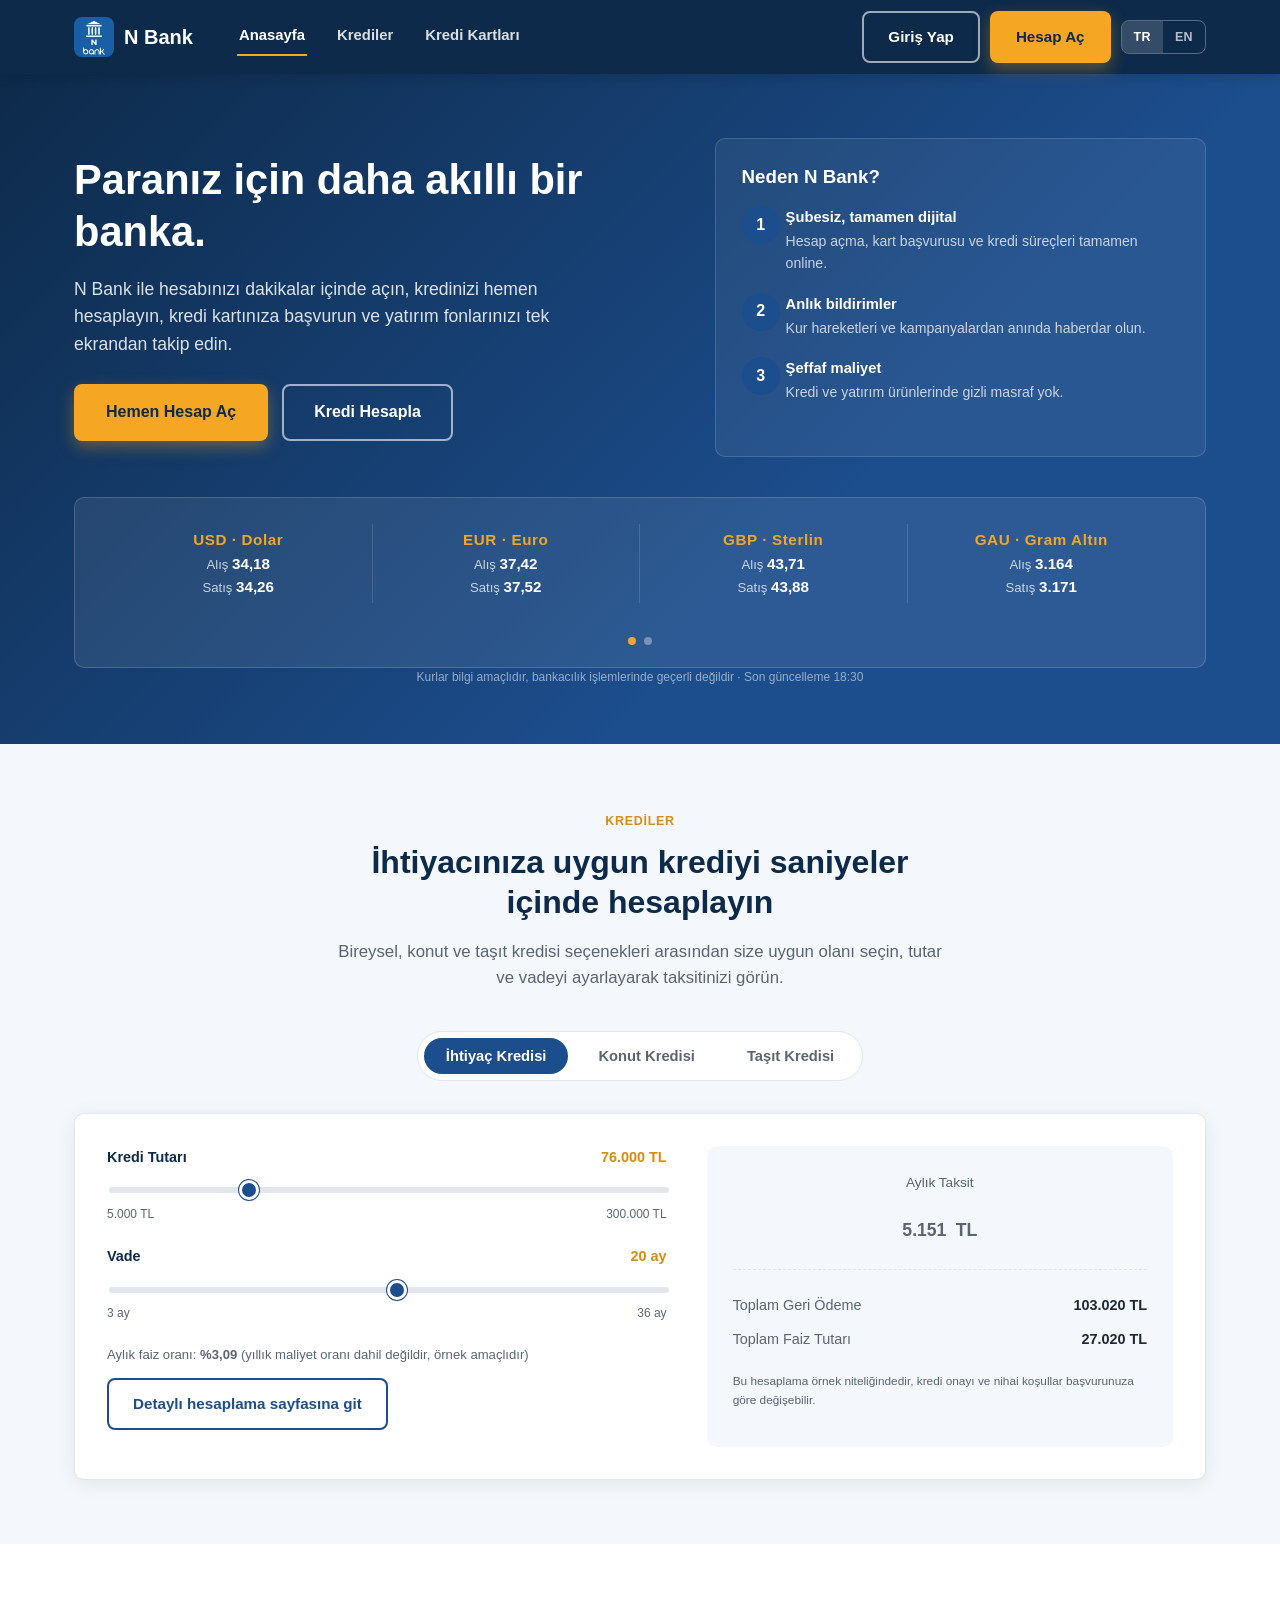
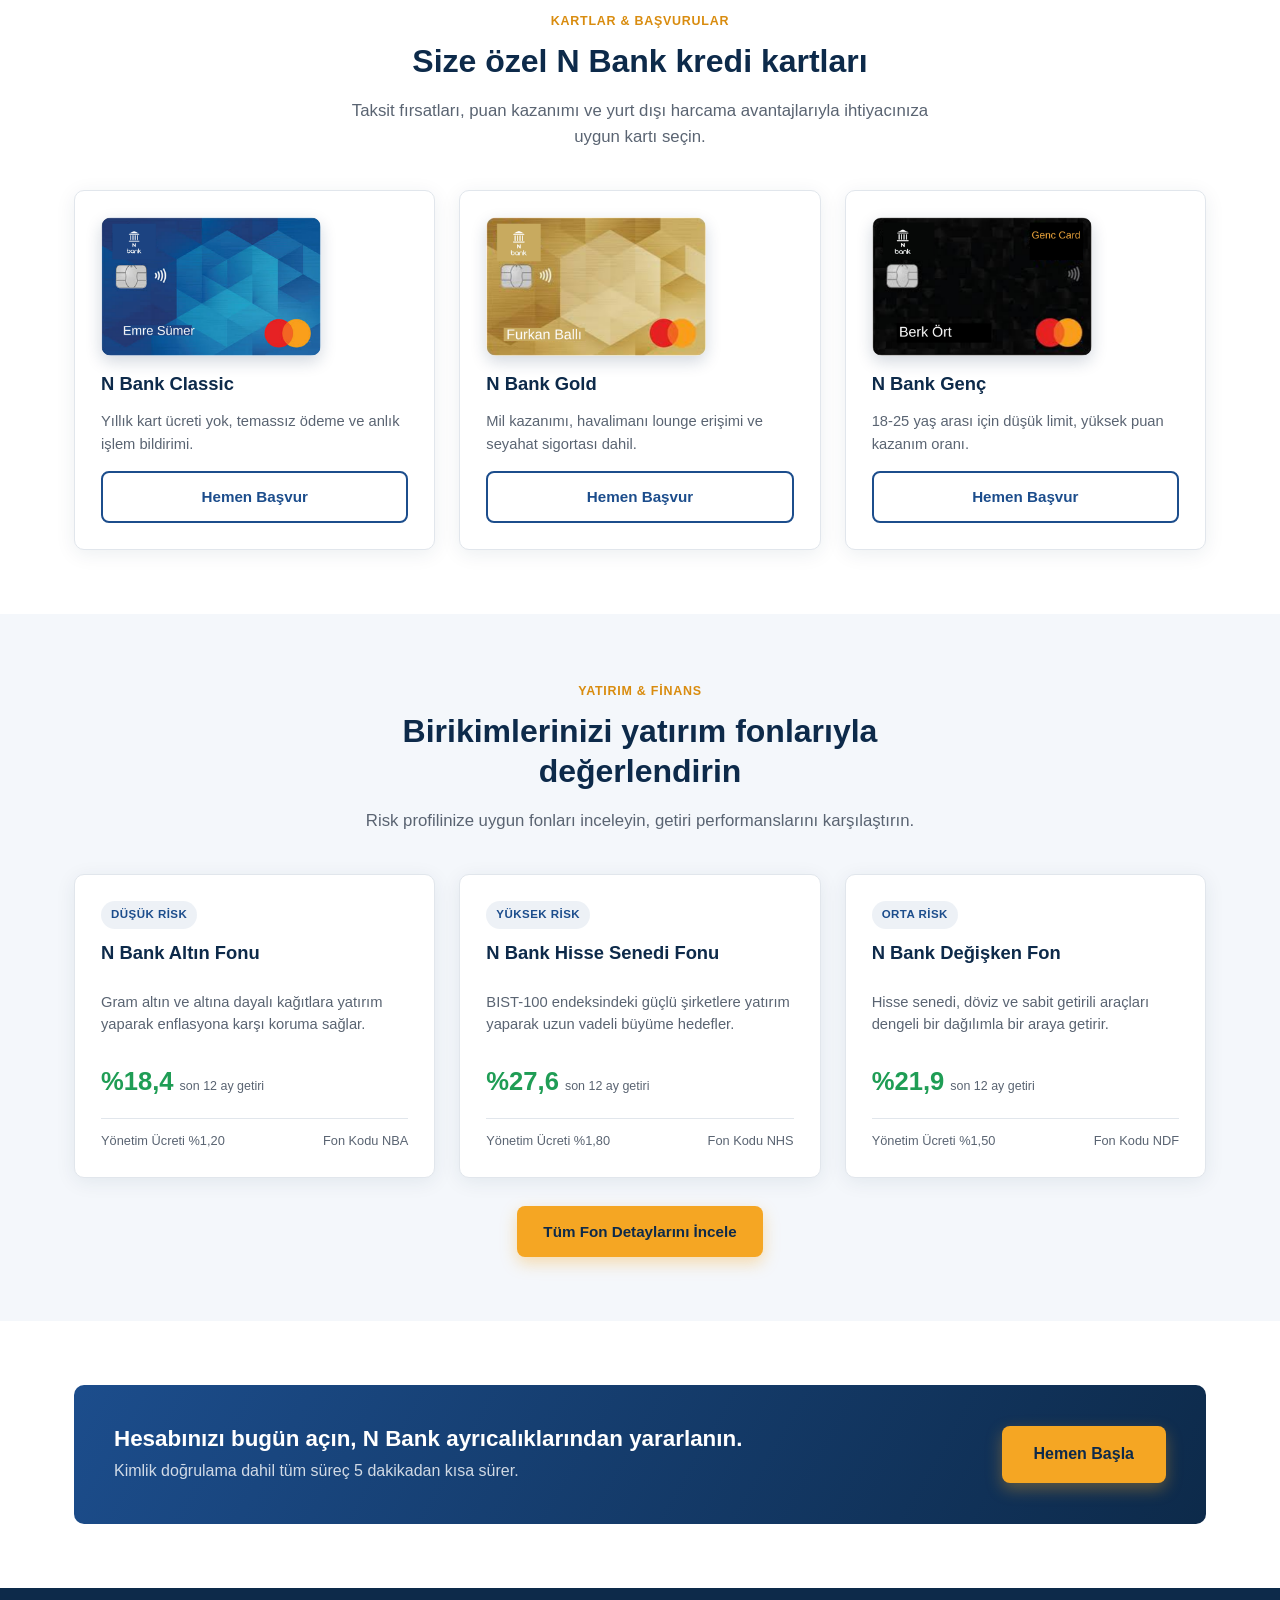
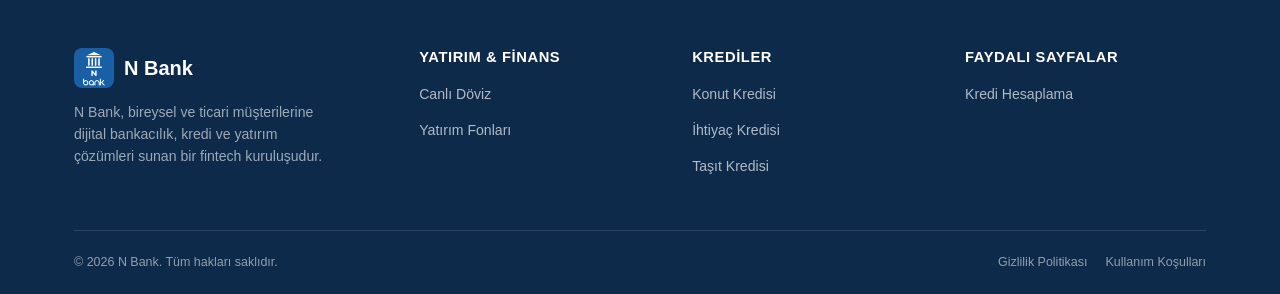
<file: index.html>
<!doctype html>
<html lang="tr">
<head>
<meta charset="UTF-8">
<script>(function(){try{if(localStorage.getItem("nb-auth-extid")){document.documentElement.classList.add("nb-authed");}}catch(e){}})();</script>
<script>var netmera = netmera || []</script>
<script src="https://cdn.netmera-web.com/wsdkjs/NMS.Arf0hz_GTVg2I__ePbj94Er4bk5zy2dkr9dDCc062OvJK9cNdZxlSFlTQwM7rTzOtWLWXREY1toMHK8B" async></script>
<meta name="viewport" content="width=device-width, initial-scale=1">
<title data-i18n="meta.home.title">N Bank | Dijital Bankacılık</title>
<meta name="description" data-i18n-content="meta.home.desc" content="N Bank ile canlı döviz kurları, kredi hesaplama, kredi kartı başvurusu ve yatırım fonlarını tek yerden yönetin.">
<link rel="icon" href="assets/img/logo.png">
<link rel="stylesheet" href="assets/css/style.css">
</head>
<body>

<header class="site-header">
  <div class="container">
    <a href="index.html" class="brand"><img src="assets/img/logo.png" alt="N Bank logo">N Bank</a>
    <nav class="main-nav">
      <a href="index.html" class="active" data-i18n="nav.home">Anasayfa</a>
      <a href="kredi-hesaplama.html" data-i18n="nav.loans">Krediler</a>
      <a href="kredi-karti-basvuru.html" data-i18n="nav.cards">Kredi Kartları</a>
      <a href="profile.html" data-profile-link data-i18n="nav.profile">Profilim</a>
    </nav>
    <div class="header-actions">
      <a href="login.html" class="btn btn-outline" data-login-btn><span class="long" data-i18n="header.loginLong">Giriş Yap</span><span class="short" data-i18n="header.loginShort">Giriş</span></a>
      <a href="signup.html" class="btn btn-primary" data-signup-btn><span data-i18n="header.signup">Hesap Aç</span></a>
      <a href="#" class="btn btn-outline" data-logout-btn><span data-i18n="header.logout">Çıkış Yap</span></a>
      <div class="lang-switch" data-lang-switch>
        <button type="button" class="active" data-lang="tr">TR</button>
        <button type="button" data-lang="en">EN</button>
      </div>
      <button class="nav-toggle" aria-label="Menüyü aç" data-i18n-aria-label="nav.toggleAria" aria-expanded="false">&#9776;</button>
    </div>
  </div>
</header>

<section class="hero">
  <div class="container hero-grid">
    <div>
      <h1 data-i18n="hero.title">Paranız için daha akıllı bir banka.</h1>
      <p class="lead" data-i18n="hero.lead">N Bank ile hesabınızı dakikalar içinde açın, kredinizi hemen hesaplayın, kredi kartınıza başvurun ve yatırım fonlarınızı tek ekrandan takip edin.</p>
      <div class="hero-actions">
        <a href="signup.html" class="btn btn-primary btn-lg" data-i18n="hero.ctaSignup">Hemen Hesap Aç</a>
        <a href="kredi-hesaplama.html" class="btn btn-outline btn-lg" data-i18n="hero.ctaCalc">Kredi Hesapla</a>
      </div>
    </div>
    <div class="hero-art">
      <h3 style="margin-top:0;" data-i18n="hero.whyTitle">Neden N Bank?</h3>
      <div class="steps" style="margin-top:18px;">
        <div class="step" style="padding-left:44px; margin-bottom:18px;">
          <p style="font-weight:600; color:#fff; margin-bottom:2px;" data-i18n="hero.why1.title">Şubesiz, tamamen dijital</p>
          <p style="color:rgba(255,255,255,.75); font-size:.88rem;" data-i18n="hero.why1.desc">Hesap açma, kart başvurusu ve kredi süreçleri tamamen online.</p>
        </div>
        <div class="step" style="padding-left:44px; margin-bottom:18px;">
          <p style="font-weight:600; color:#fff; margin-bottom:2px;" data-i18n="hero.why2.title">Anlık bildirimler</p>
          <p style="color:rgba(255,255,255,.75); font-size:.88rem;" data-i18n="hero.why2.desc">Kur hareketleri ve kampanyalardan anında haberdar olun.</p>
        </div>
        <div class="step" style="padding-left:44px;">
          <p style="font-weight:600; color:#fff; margin-bottom:2px;" data-i18n="hero.why3.title">Şeffaf maliyet</p>
          <p style="color:rgba(255,255,255,.75); font-size:.88rem;" data-i18n="hero.why3.desc">Kredi ve yatırım ürünlerinde gizli masraf yok.</p>
        </div>
      </div>
    </div>
  </div>

  <div class="container">
    <div class="rate-slider">
      <div class="rate-slider-track"></div>
      <div class="rate-dots"></div>
    </div>
    <div class="rate-updated"></div>
  </div>
</section>

<!-- Kredi hesaplama ---------------------------------------------------- -->
<section class="section" id="kredi-hesaplama">
  <div class="container">
    <div class="section-head">
      <span class="eyebrow" data-i18n="home.loans.eyebrow">Krediler</span>
      <h2 data-i18n="home.loans.title">İhtiyacınıza uygun krediyi saniyeler içinde hesaplayın</h2>
      <p data-i18n="home.loans.desc">Bireysel, konut ve taşıt kredisi seçenekleri arasından size uygun olanı seçin, tutar ve vadeyi ayarlayarak taksitinizi görün.</p>
    </div>

    <div class="tabs" data-tabs="kredi">
      <button type="button" class="tab-btn" data-tab="bireysel" data-loan-type="bireysel" data-i18n="calc.tabPersonal">İhtiyaç Kredisi</button>
      <button type="button" class="tab-btn" data-tab="konut" data-loan-type="konut" data-i18n="calc.tabMortgage">Konut Kredisi</button>
      <button type="button" class="tab-btn" data-tab="tasit" data-loan-type="tasit" data-i18n="calc.tabVehicle">Taşıt Kredisi</button>
    </div>

    <div class="calc-panel" data-calculator>
      <div>
        <div class="field">
          <label><span data-i18n="calc.amountLabel">Kredi Tutarı</span> <span class="field-value" data-amount-label></span></label>
          <input type="range" data-amount>
          <div class="field-hint"><span data-amount-min></span><span data-amount-max></span></div>
        </div>
        <div class="field">
          <label><span data-i18n="calc.termLabelWord">Vade</span> <span class="field-value" data-term-label></span></label>
          <input type="range" data-term>
          <div class="field-hint"><span data-term-min></span><span data-term-max></span></div>
        </div>
        <p style="font-size:.82rem; color:var(--nb-text-muted);"><span data-i18n="calc.rateNotePrefix">Aylık faiz oranı:</span> <b data-rate-label></b> <span data-i18n="calc.rateNoteSuffix">(yıllık maliyet oranı dahil değildir, örnek amaçlıdır)</span></p>
        <a href="kredi-hesaplama.html" class="btn btn-ghost" data-i18n="calc.detailLink">Detaylı hesaplama sayfasına git</a>
      </div>
      <div class="calc-result">
        <div class="result-main">
          <div style="font-size:.85rem; color:var(--nb-text-muted); margin-bottom:6px;" data-i18n="calc.result.installment">Aylık Taksit</div>
          <div class="amount"><span data-installment>0</span> <span>TL</span></div>
        </div>
        <div class="result-row"><span data-i18n="calc.result.total">Toplam Geri Ödeme</span><b data-total>0 TL</b></div>
        <div class="result-row"><span data-i18n="calc.result.interest">Toplam Faiz Tutarı</span><b data-interest>0 TL</b></div>
        <p class="calc-disclaimer" data-i18n="calc.disclaimerShort">Bu hesaplama örnek niteliğindedir, kredi onayı ve nihai koşullar başvurunuza göre değişebilir.</p>
      </div>
    </div>
  </div>
</section>

<!-- Kredi kartı başvurusu ------------------------------------------------ -->
<section class="section section--muted" id="kredi-karti">
  <div class="container">
    <div class="section-head">
      <span class="eyebrow" data-i18n="home.cards.eyebrow">Kartlar &amp; Başvurular</span>
      <h2 data-i18n="home.cards.title">Size özel N Bank kredi kartları</h2>
      <p data-i18n="home.cards.desc">Taksit fırsatları, puan kazanımı ve yurt dışı harcama avantajlarıyla ihtiyacınıza uygun kartı seçin.</p>
    </div>
    <div class="grid grid-3">
      <div class="card">
        <div class="card-icon"><img src="assets/img/card-classic.png" alt="N Bank Classic"></div>
        <h3>N Bank Classic</h3>
        <p data-i18n="card.classic.desc">Yıllık kart ücreti yok, temassız ödeme ve anlık işlem bildirimi.</p>
        <a href="kredi-karti-basvuru.html?kart=classic" class="btn btn-ghost btn-block" data-i18n="card.cta">Hemen Başvur</a>
      </div>
      <div class="card">
        <div class="card-icon"><img src="assets/img/card-gold.png" alt="N Bank Gold"></div>
        <h3>N Bank Gold</h3>
        <p data-i18n="card.gold.desc">Mil kazanımı, havalimanı lounge erişimi ve seyahat sigortası dahil.</p>
        <a href="kredi-karti-basvuru.html?kart=gold" class="btn btn-ghost btn-block" data-i18n="card.cta">Hemen Başvur</a>
      </div>
      <div class="card">
        <div class="card-icon"><img src="assets/img/card-genc.png" alt="N Bank Genç"></div>
        <h3 data-i18n="card.genc.title">N Bank Genç</h3>
        <p data-i18n="card.genc.desc">18-25 yaş arası için düşük limit, yüksek puan kazanım oranı.</p>
        <a href="kredi-karti-basvuru.html?kart=genc" class="btn btn-ghost btn-block" data-i18n="card.cta">Hemen Başvur</a>
      </div>
    </div>
  </div>
</section>

<!-- Yatırım fonları -------------------------------------------------------- -->
<section class="section" id="yatirim-fonlari">
  <div class="container">
    <div class="section-head">
      <span class="eyebrow" data-i18n="home.funds.eyebrow">Yatırım &amp; Finans</span>
      <h2 data-i18n="home.funds.title">Birikimlerinizi yatırım fonlarıyla değerlendirin</h2>
      <p data-i18n="home.funds.desc">Risk profilinize uygun fonları inceleyin, getiri performanslarını karşılaştırın.</p>
    </div>
    <div class="grid grid-3">
      <div class="card fund-card">
        <span class="fund-badge" data-i18n="fund.risk.low">Düşük Risk</span>
        <h3 data-i18n="fund.gold.title">N Bank Altın Fonu</h3>
        <p data-i18n="fund.gold.desc.short">Gram altın ve altına dayalı kağıtlara yatırım yaparak enflasyona karşı koruma sağlar.</p>
        <div class="fund-return"><span class="value" data-i18n="fund.gold.returnValue">%18,4</span><span class="period" data-i18n="fund.returnPeriod">son 12 ay getiri</span></div>
        <div class="fund-meta"><span data-i18n="fund.gold.fee">Yönetim Ücreti %1,20</span><span data-i18n="fund.gold.code">Fon Kodu NBA</span></div>
      </div>
      <div class="card fund-card">
        <span class="fund-badge" data-i18n="fund.risk.high">Yüksek Risk</span>
        <h3 data-i18n="fund.stock.title">N Bank Hisse Senedi Fonu</h3>
        <p data-i18n="fund.stock.desc.short">BIST-100 endeksindeki güçlü şirketlere yatırım yaparak uzun vadeli büyüme hedefler.</p>
        <div class="fund-return"><span class="value" data-i18n="fund.stock.returnValue">%27,6</span><span class="period" data-i18n="fund.returnPeriod">son 12 ay getiri</span></div>
        <div class="fund-meta"><span data-i18n="fund.stock.fee">Yönetim Ücreti %1,80</span><span data-i18n="fund.stock.code">Fon Kodu NHS</span></div>
      </div>
      <div class="card fund-card">
        <span class="fund-badge" data-i18n="fund.risk.medium">Orta Risk</span>
        <h3 data-i18n="fund.mixed.title">N Bank Değişken Fon</h3>
        <p data-i18n="fund.mixed.desc.short">Hisse senedi, döviz ve sabit getirili araçları dengeli bir dağılımla bir araya getirir.</p>
        <div class="fund-return"><span class="value" data-i18n="fund.mixed.returnValue">%21,9</span><span class="period" data-i18n="fund.returnPeriod">son 12 ay getiri</span></div>
        <div class="fund-meta"><span data-i18n="fund.mixed.fee">Yönetim Ücreti %1,50</span><span data-i18n="fund.mixed.code">Fon Kodu NDF</span></div>
      </div>
    </div>
    <div class="text-center" style="margin-top:28px;">
      <a href="yatirim-fonlari.html" class="btn btn-primary" data-i18n="fund.viewAllCta">Tüm Fon Detaylarını İncele</a>
    </div>
  </div>
</section>

<!-- CTA banner ------------------------------------------------------------- -->
<section class="section section--muted" id="faydali-sayfalar">
  <div class="container">
    <div class="cta-banner">
      <div>
        <h3 data-i18n="cta.title">Hesabınızı bugün açın, N Bank ayrıcalıklarından yararlanın.</h3>
        <p data-i18n="cta.desc">Kimlik doğrulama dahil tüm süreç 5 dakikadan kısa sürer.</p>
      </div>
      <a href="signup.html" class="btn btn-primary btn-lg" data-i18n="cta.button">Hemen Başla</a>
    </div>
  </div>
</section>

<footer class="site-footer">
  <div class="container">
    <div class="footer-top">
      <div class="footer-brand">
        <a href="index.html" class="brand"><img src="assets/img/logo.png" alt="N Bank logo">N Bank</a>
        <p data-i18n="footer.brandDesc">N Bank, bireysel ve ticari müşterilerine dijital bankacılık, kredi ve yatırım çözümleri sunan bir fintech kuruluşudur.</p>
      </div>
      <div class="footer-col">
        <h4 data-i18n="footer.col.invest">Yatırım &amp; Finans</h4>
        <ul>
          <li><a href="index.html#kredi-hesaplama" data-i18n="footer.link.liveRates">Canlı Döviz</a></li>
          <li><a href="yatirim-fonlari.html" data-i18n="footer.link.funds">Yatırım Fonları</a></li>
        </ul>
      </div>
      <div class="footer-col">
        <h4 data-i18n="footer.col.loans">Krediler</h4>
        <ul>
          <li><a href="kredi-hesaplama.html?tip=konut" data-i18n="footer.link.mortgage">Konut Kredisi</a></li>
          <li><a href="kredi-hesaplama.html?tip=bireysel" data-i18n="footer.link.personal">İhtiyaç Kredisi</a></li>
          <li><a href="kredi-hesaplama.html?tip=tasit" data-i18n="footer.link.vehicle">Taşıt Kredisi</a></li>
        </ul>
      </div>
      <div class="footer-col">
        <h4 data-i18n="footer.col.useful">Faydalı Sayfalar</h4>
        <ul>
          <li><a href="kredi-hesaplama.html" data-i18n="footer.link.loanCalc">Kredi Hesaplama</a></li>
        </ul>
      </div>
    </div>
    <div class="footer-bottom">
      <span>&copy; <span data-year></span> <span data-i18n="footer.copyright">N Bank. Tüm hakları saklıdır.</span></span>
      <div class="footer-bottom-links">
        <a href="#" data-i18n="footer.privacy">Gizlilik Politikası</a>
        <a href="#" data-i18n="footer.terms">Kullanım Koşulları</a>
      </div>
    </div>
  </div>
</footer>

<script src="assets/js/i18n.js"></script>
<script src="assets/js/main.js"></script>
<script src="assets/js/netmera-events.js"></script>
</body>
</html>
</file>
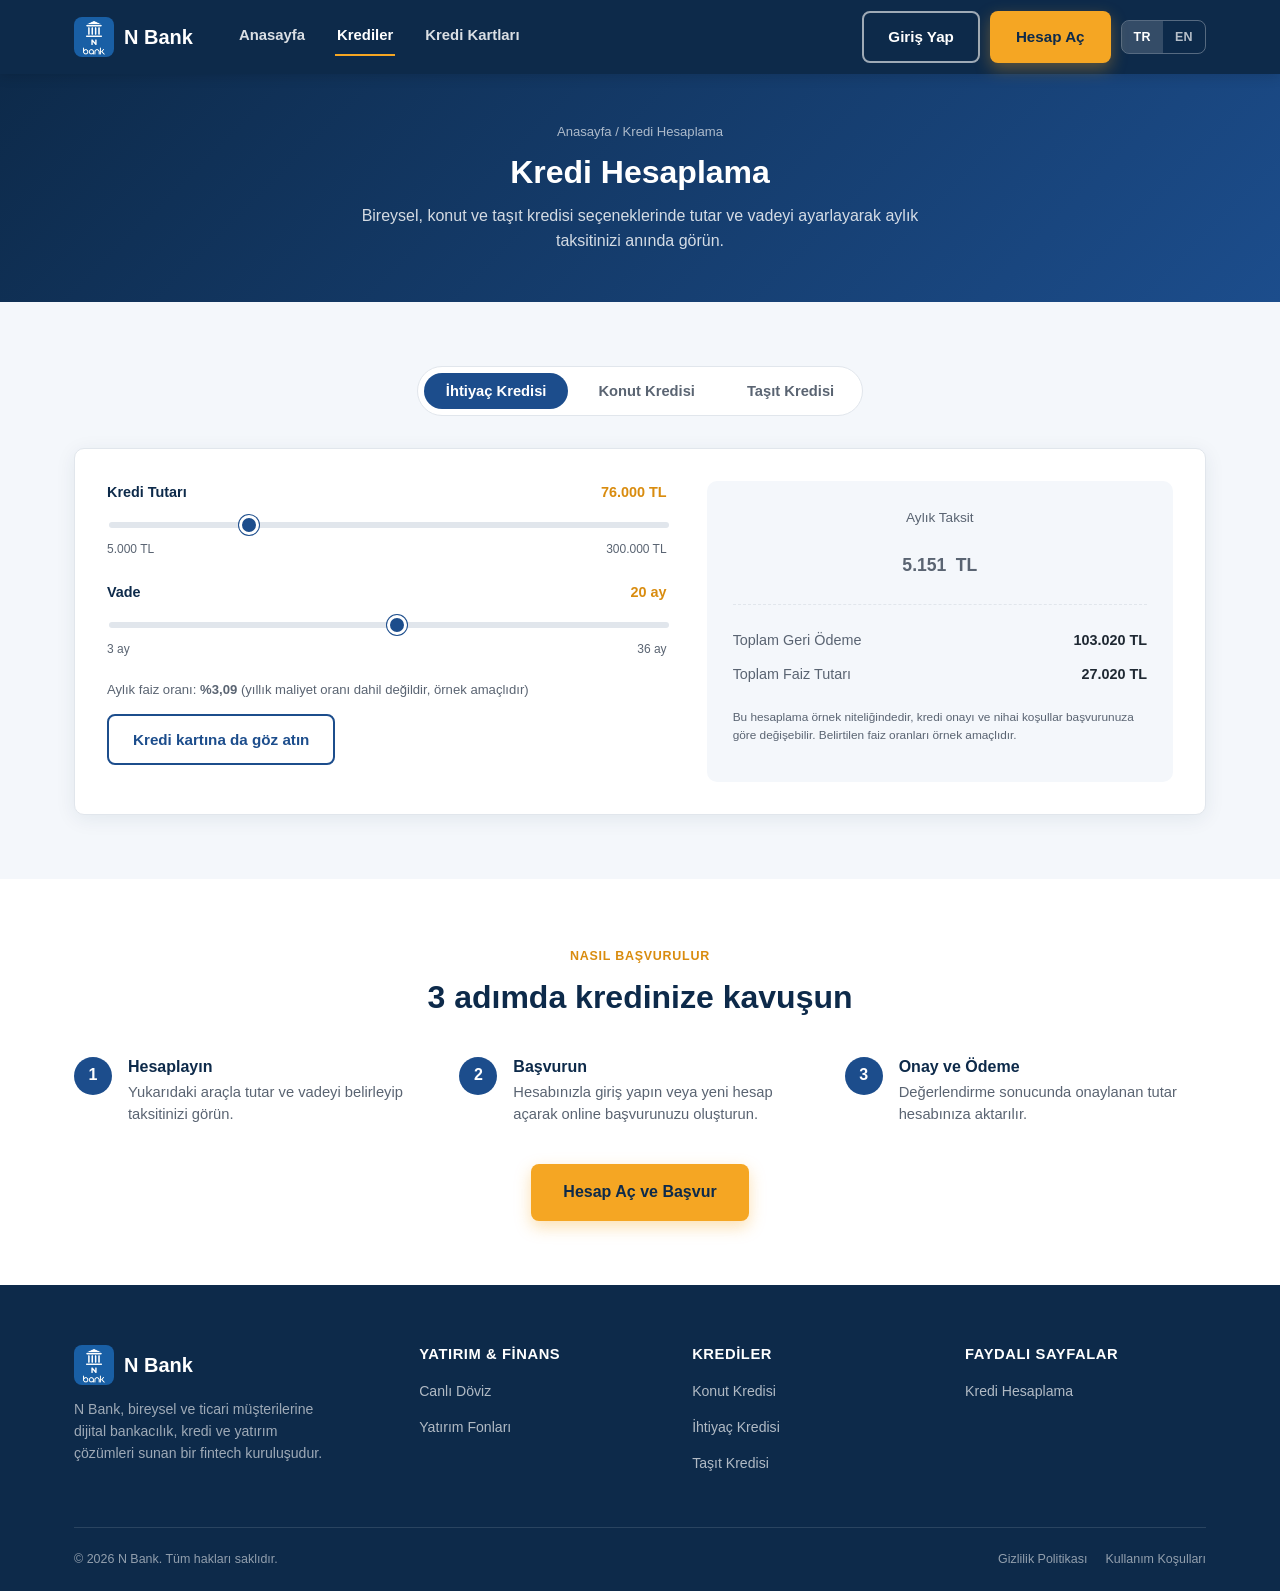
<file: kredi-hesaplama.html>
<!doctype html>
<html lang="tr">
<head>
<meta charset="UTF-8">
<script>(function(){try{if(localStorage.getItem("nb-auth-extid")){document.documentElement.classList.add("nb-authed");}}catch(e){}})();</script>
<script>var netmera = netmera || []</script>
<script src="https://cdn.netmera-web.com/wsdkjs/NMS.Arf0hz_GTVg2I__ePbj94Er4bk5zy2dkr9dDCc062OvJK9cNdZxlSFlTQwM7rTzOtWLWXREY1toMHK8B" async></script>
<meta name="viewport" content="width=device-width, initial-scale=1">
<title data-i18n="meta.loanCalc.title">Kredi Hesaplama | N Bank</title>
<meta name="description" data-i18n-content="meta.loanCalc.desc" content="Bireysel, konut ve taşıt kredisi taksitlerinizi N Bank kredi hesaplama aracıyla hesaplayın.">
<link rel="icon" href="assets/img/logo.png">
<link rel="stylesheet" href="assets/css/style.css">
</head>
<body>

<header class="site-header">
  <div class="container">
    <a href="index.html" class="brand"><img src="assets/img/logo.png" alt="N Bank logo">N Bank</a>
    <nav class="main-nav">
      <a href="index.html" data-i18n="nav.home">Anasayfa</a>
      <a href="kredi-hesaplama.html" class="active" data-i18n="nav.loans">Krediler</a>
      <a href="kredi-karti-basvuru.html" data-i18n="nav.cards">Kredi Kartları</a>
      <a href="profile.html" data-profile-link data-i18n="nav.profile">Profilim</a>
    </nav>
    <div class="header-actions">
      <a href="login.html" class="btn btn-outline" data-login-btn><span class="long" data-i18n="header.loginLong">Giriş Yap</span><span class="short" data-i18n="header.loginShort">Giriş</span></a>
      <a href="signup.html" class="btn btn-primary" data-signup-btn><span data-i18n="header.signup">Hesap Aç</span></a>
      <a href="#" class="btn btn-outline" data-logout-btn><span data-i18n="header.logout">Çıkış Yap</span></a>
      <div class="lang-switch" data-lang-switch>
        <button type="button" class="active" data-lang="tr">TR</button>
        <button type="button" data-lang="en">EN</button>
      </div>
      <button class="nav-toggle" aria-label="Menüyü aç" data-i18n-aria-label="nav.toggleAria" aria-expanded="false">&#9776;</button>
    </div>
  </div>
</header>

<section class="page-hero">
  <div class="container">
    <div class="breadcrumb"><a href="index.html" data-i18n="nav.home">Anasayfa</a> / <span data-i18n="breadcrumb.loanCalc">Kredi Hesaplama</span></div>
    <h1 data-i18n="loanCalc.pageTitle">Kredi Hesaplama</h1>
    <p data-i18n="loanCalc.pageDesc">Bireysel, konut ve taşıt kredisi seçeneklerinde tutar ve vadeyi ayarlayarak aylık taksitinizi anında görün.</p>
  </div>
</section>

<section class="section">
  <div class="container">
    <div class="tabs" data-tabs="kredi-detay">
      <button type="button" class="tab-btn" data-tab="bireysel" data-loan-type="bireysel" data-i18n="calc.tabPersonal">İhtiyaç Kredisi</button>
      <button type="button" class="tab-btn" data-tab="konut" data-loan-type="konut" data-i18n="calc.tabMortgage">Konut Kredisi</button>
      <button type="button" class="tab-btn" data-tab="tasit" data-loan-type="tasit" data-i18n="calc.tabVehicle">Taşıt Kredisi</button>
    </div>

    <div class="calc-panel" data-calculator data-vp-track>
      <div>
        <div class="field">
          <label><span data-i18n="calc.amountLabel">Kredi Tutarı</span> <span class="field-value" data-amount-label></span></label>
          <input type="range" data-amount>
          <div class="field-hint"><span data-amount-min></span><span data-amount-max></span></div>
        </div>
        <div class="field">
          <label><span data-i18n="calc.termLabelWord">Vade</span> <span class="field-value" data-term-label></span></label>
          <input type="range" data-term>
          <div class="field-hint"><span data-term-min></span><span data-term-max></span></div>
        </div>
        <p style="font-size:.82rem; color:var(--nb-text-muted);"><span data-i18n="calc.rateNotePrefix">Aylık faiz oranı:</span> <b data-rate-label></b> <span data-i18n="calc.rateNoteSuffix">(yıllık maliyet oranı dahil değildir, örnek amaçlıdır)</span></p>
        <a href="kredi-karti-basvuru.html" class="btn btn-ghost" data-i18n="calc.cardLink">Kredi kartına da göz atın</a>
      </div>
      <div class="calc-result">
        <div class="result-main">
          <div style="font-size:.85rem; color:var(--nb-text-muted); margin-bottom:6px;" data-i18n="calc.result.installment">Aylık Taksit</div>
          <div class="amount"><span data-installment>0</span> <span>TL</span></div>
        </div>
        <div class="result-row"><span data-i18n="calc.result.total">Toplam Geri Ödeme</span><b data-total>0 TL</b></div>
        <div class="result-row"><span data-i18n="calc.result.interest">Toplam Faiz Tutarı</span><b data-interest>0 TL</b></div>
        <p class="calc-disclaimer" data-i18n="calc.disclaimerFull">Bu hesaplama örnek niteliğindedir, kredi onayı ve nihai koşullar başvurunuza göre değişebilir. Belirtilen faiz oranları örnek amaçlıdır.</p>
      </div>
    </div>
  </div>
</section>

<section class="section section--muted">
  <div class="container">
    <div class="section-head">
      <span class="eyebrow" data-i18n="loanCalc.stepsEyebrow">Nasıl Başvurulur</span>
      <h2 data-i18n="loanCalc.stepsTitle">3 adımda kredinize kavuşun</h2>
    </div>
    <div class="grid grid-3 steps">
      <div class="step">
        <h4 data-i18n="step1.title">Hesaplayın</h4>
        <p data-i18n="step1.desc">Yukarıdaki araçla tutar ve vadeyi belirleyip taksitinizi görün.</p>
      </div>
      <div class="step">
        <h4 data-i18n="step2.title">Başvurun</h4>
        <p data-i18n="step2.desc">Hesabınızla giriş yapın veya yeni hesap açarak online başvurunuzu oluşturun.</p>
      </div>
      <div class="step">
        <h4 data-i18n="step3.title">Onay ve Ödeme</h4>
        <p data-i18n="step3.desc">Değerlendirme sonucunda onaylanan tutar hesabınıza aktarılır.</p>
      </div>
    </div>
    <div class="text-center" style="margin-top:12px;">
      <a href="signup.html" class="btn btn-primary btn-lg" data-i18n="loanCalc.applyButton">Hesap Aç ve Başvur</a>
    </div>
  </div>
</section>

<footer class="site-footer">
  <div class="container">
    <div class="footer-top">
      <div class="footer-brand">
        <a href="index.html" class="brand"><img src="assets/img/logo.png" alt="N Bank logo">N Bank</a>
        <p data-i18n="footer.brandDesc">N Bank, bireysel ve ticari müşterilerine dijital bankacılık, kredi ve yatırım çözümleri sunan bir fintech kuruluşudur.</p>
      </div>
      <div class="footer-col">
        <h4 data-i18n="footer.col.invest">Yatırım &amp; Finans</h4>
        <ul>
          <li><a href="index.html#kredi-hesaplama" data-i18n="footer.link.liveRates">Canlı Döviz</a></li>
          <li><a href="yatirim-fonlari.html" data-i18n="footer.link.funds">Yatırım Fonları</a></li>
        </ul>
      </div>
      <div class="footer-col">
        <h4 data-i18n="footer.col.loans">Krediler</h4>
        <ul>
          <li><a href="kredi-hesaplama.html?tip=konut" data-i18n="footer.link.mortgage">Konut Kredisi</a></li>
          <li><a href="kredi-hesaplama.html?tip=bireysel" data-i18n="footer.link.personal">İhtiyaç Kredisi</a></li>
          <li><a href="kredi-hesaplama.html?tip=tasit" data-i18n="footer.link.vehicle">Taşıt Kredisi</a></li>
        </ul>
      </div>
      <div class="footer-col">
        <h4 data-i18n="footer.col.useful">Faydalı Sayfalar</h4>
        <ul>
          <li><a href="kredi-hesaplama.html" data-i18n="footer.link.loanCalc">Kredi Hesaplama</a></li>
        </ul>
      </div>
    </div>
    <div class="footer-bottom">
      <span>&copy; <span data-year></span> <span data-i18n="footer.copyright">N Bank. Tüm hakları saklıdır.</span></span>
      <div class="footer-bottom-links">
        <a href="#" data-i18n="footer.privacy">Gizlilik Politikası</a>
        <a href="#" data-i18n="footer.terms">Kullanım Koşulları</a>
      </div>
    </div>
  </div>
</footer>

<script src="assets/js/i18n.js"></script>
<script src="assets/js/main.js"></script>
<script src="assets/js/netmera-events.js"></script>
</body>
</html>
</file>
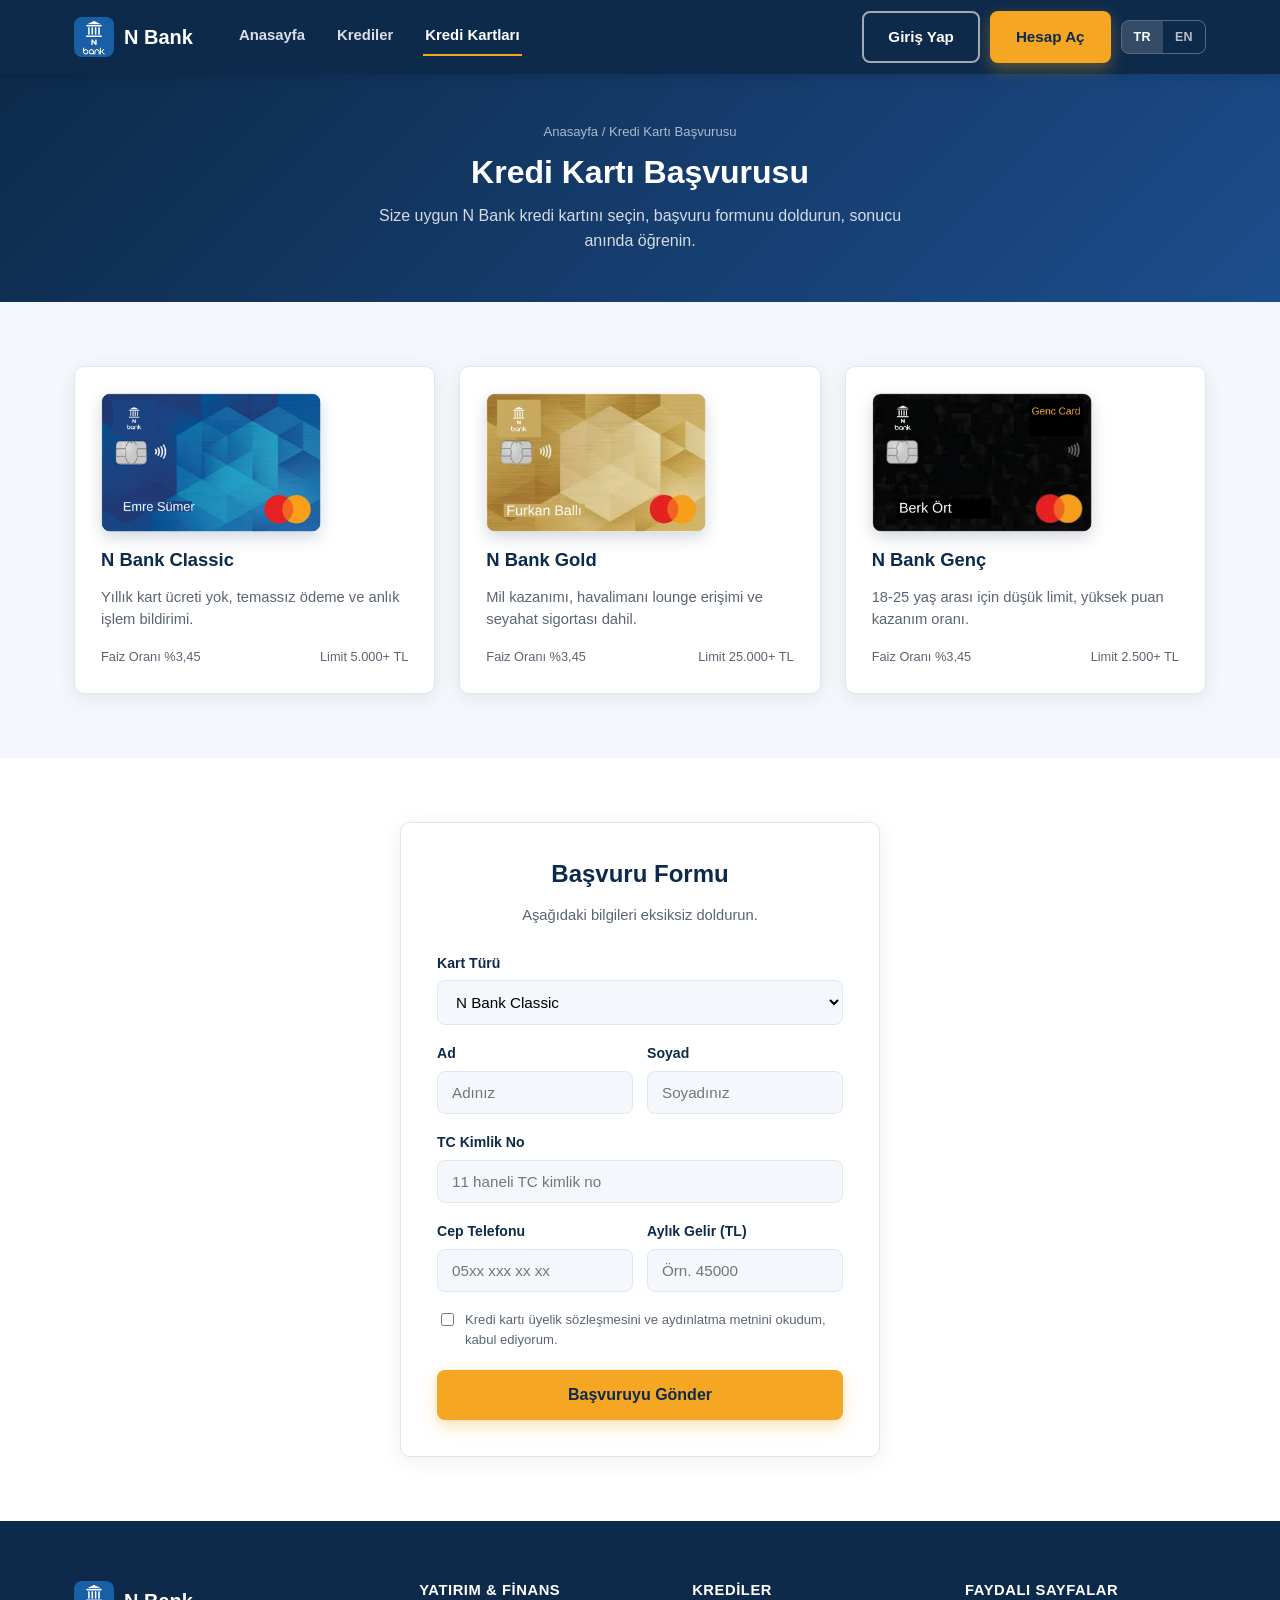
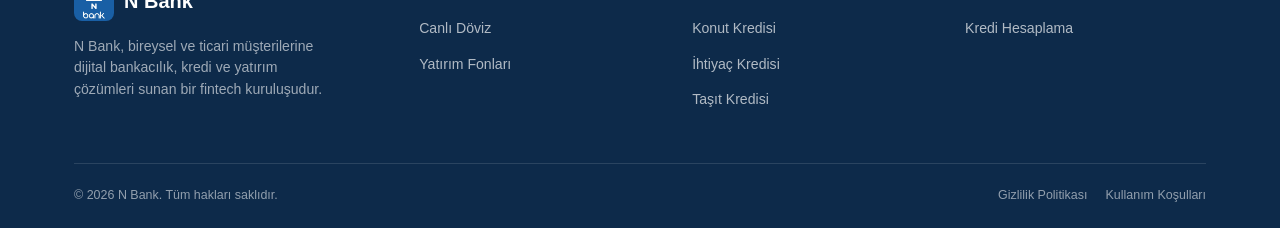
<file: kredi-karti-basvuru.html>
<!doctype html>
<html lang="tr">
<head>
<meta charset="UTF-8">
<script>(function(){try{if(localStorage.getItem("nb-auth-extid")){document.documentElement.classList.add("nb-authed");}}catch(e){}})();</script>
<script>var netmera = netmera || []</script>
<script src="https://cdn.netmera-web.com/wsdkjs/NMS.Arf0hz_GTVg2I__ePbj94Er4bk5zy2dkr9dDCc062OvJK9cNdZxlSFlTQwM7rTzOtWLWXREY1toMHK8B" async></script>
<meta name="viewport" content="width=device-width, initial-scale=1">
<title data-i18n="meta.cardApply.title">Kredi Kartı Başvurusu | N Bank</title>
<meta name="description" data-i18n-content="meta.cardApply.desc" content="N Bank Classic, Gold ve Genç kredi kartlarına online başvurun.">
<link rel="icon" href="assets/img/logo.png">
<link rel="stylesheet" href="assets/css/style.css">
</head>
<body>

<header class="site-header">
  <div class="container">
    <a href="index.html" class="brand"><img src="assets/img/logo.png" alt="N Bank logo">N Bank</a>
    <nav class="main-nav">
      <a href="index.html" data-i18n="nav.home">Anasayfa</a>
      <a href="kredi-hesaplama.html" data-i18n="nav.loans">Krediler</a>
      <a href="kredi-karti-basvuru.html" class="active" data-i18n="nav.cards">Kredi Kartları</a>
      <a href="profile.html" data-profile-link data-i18n="nav.profile">Profilim</a>
    </nav>
    <div class="header-actions">
      <a href="login.html" class="btn btn-outline" data-login-btn><span class="long" data-i18n="header.loginLong">Giriş Yap</span><span class="short" data-i18n="header.loginShort">Giriş</span></a>
      <a href="signup.html" class="btn btn-primary" data-signup-btn><span data-i18n="header.signup">Hesap Aç</span></a>
      <a href="#" class="btn btn-outline" data-logout-btn><span data-i18n="header.logout">Çıkış Yap</span></a>
      <div class="lang-switch" data-lang-switch>
        <button type="button" class="active" data-lang="tr">TR</button>
        <button type="button" data-lang="en">EN</button>
      </div>
      <button class="nav-toggle" aria-label="Menüyü aç" data-i18n-aria-label="nav.toggleAria" aria-expanded="false">&#9776;</button>
    </div>
  </div>
</header>

<section class="page-hero">
  <div class="container">
    <div class="breadcrumb"><a href="index.html" data-i18n="nav.home">Anasayfa</a> / <span data-i18n="breadcrumb.cardApply">Kredi Kartı Başvurusu</span></div>
    <h1 data-i18n="cardApply.pageTitle">Kredi Kartı Başvurusu</h1>
    <p data-i18n="cardApply.pageDesc">Size uygun N Bank kredi kartını seçin, başvuru formunu doldurun, sonucu anında öğrenin.</p>
  </div>
</section>

<section class="section">
  <div class="container">
    <div class="grid grid-3">
      <div class="card" data-product-card="classic">
        <div class="card-icon"><img src="assets/img/card-classic.png" alt="N Bank Classic"></div>
        <h3>N Bank Classic</h3>
        <p data-i18n="card.classic.desc">Yıllık kart ücreti yok, temassız ödeme ve anlık işlem bildirimi.</p>
        <div class="fund-meta" style="border-top:none; padding-top:0;"><span data-i18n="cardApply.classic.rate">Faiz Oranı %3,45</span><span data-i18n="cardApply.classic.limit">Limit 5.000+ TL</span></div>
      </div>
      <div class="card" data-product-card="gold">
        <div class="card-icon"><img src="assets/img/card-gold.png" alt="N Bank Gold"></div>
        <h3>N Bank Gold</h3>
        <p data-i18n="card.gold.desc">Mil kazanımı, havalimanı lounge erişimi ve seyahat sigortası dahil.</p>
        <div class="fund-meta" style="border-top:none; padding-top:0;"><span data-i18n="cardApply.gold.rate">Faiz Oranı %3,45</span><span data-i18n="cardApply.gold.limit">Limit 25.000+ TL</span></div>
      </div>
      <div class="card" data-product-card="genc">
        <div class="card-icon"><img src="assets/img/card-genc.png" alt="N Bank Genç"></div>
        <h3 data-i18n="card.genc.title">N Bank Genç</h3>
        <p data-i18n="card.genc.desc">18-25 yaş arası için düşük limit, yüksek puan kazanım oranı.</p>
        <div class="fund-meta" style="border-top:none; padding-top:0;"><span data-i18n="cardApply.genc.rate">Faiz Oranı %3,45</span><span data-i18n="cardApply.genc.limit">Limit 2.500+ TL</span></div>
      </div>
    </div>
  </div>
</section>

<section class="section section--muted">
  <div class="container">
    <form class="form-card" data-demo-form data-success-key="cardApply.successMsg" data-netmera-card-apply>
      <h2 data-i18n="cardApply.form.title">Başvuru Formu</h2>
      <p class="form-sub" data-i18n="cardApply.form.subtitle">Aşağıdaki bilgileri eksiksiz doldurun.</p>

      <div class="form-group">
        <label for="kart-secimi" data-i18n="cardApply.field.cardType">Kart Türü</label>
        <select id="kart-secimi">
          <option value="classic" data-i18n="card.classic.title">N Bank Classic</option>
          <option value="gold" data-i18n="card.gold.title">N Bank Gold</option>
          <option value="genc" data-i18n="card.genc.title">N Bank Genç</option>
        </select>
      </div>

      <div class="form-row">
        <div class="form-group">
          <label for="kk-ad" data-i18n="field.firstName">Ad</label>
          <input type="text" id="kk-ad" placeholder="Adınız" data-i18n-placeholder="field.firstName.placeholder" required>
        </div>
        <div class="form-group">
          <label for="kk-soyad" data-i18n="field.lastName">Soyad</label>
          <input type="text" id="kk-soyad" placeholder="Soyadınız" data-i18n-placeholder="field.lastName.placeholder" required>
        </div>
      </div>

      <div class="form-group">
        <label for="kk-tckn" data-i18n="field.tckn">TC Kimlik No</label>
        <input type="text" id="kk-tckn" inputmode="numeric" maxlength="11" placeholder="11 haneli TC kimlik no" data-i18n-placeholder="field.tckn.placeholder" required>
      </div>

      <div class="form-row">
        <div class="form-group">
          <label for="kk-telefon" data-i18n="field.phone">Cep Telefonu</label>
          <input type="tel" id="kk-telefon" placeholder="05xx xxx xx xx" data-i18n-placeholder="field.phone.placeholder" required>
        </div>
        <div class="form-group">
          <label for="kk-gelir" data-i18n="cardApply.field.income">Aylık Gelir (TL)</label>
          <input type="number" id="kk-gelir" placeholder="Örn. 45000" data-i18n-placeholder="cardApply.field.income.placeholder" min="0" required>
        </div>
      </div>

      <div class="form-check">
        <input type="checkbox" id="kk-terms" required>
        <label for="kk-terms" style="margin:0; font-weight:400;" data-i18n="cardApply.terms">Kredi kartı üyelik sözleşmesini ve aydınlatma metnini okudum, kabul ediyorum.</label>
      </div>

      <button type="submit" class="btn btn-primary btn-block btn-lg" data-i18n="form.submitApplication">Başvuruyu Gönder</button>
    </form>
  </div>
</section>

<footer class="site-footer">
  <div class="container">
    <div class="footer-top">
      <div class="footer-brand">
        <a href="index.html" class="brand"><img src="assets/img/logo.png" alt="N Bank logo">N Bank</a>
        <p data-i18n="footer.brandDesc">N Bank, bireysel ve ticari müşterilerine dijital bankacılık, kredi ve yatırım çözümleri sunan bir fintech kuruluşudur.</p>
      </div>
      <div class="footer-col">
        <h4 data-i18n="footer.col.invest">Yatırım &amp; Finans</h4>
        <ul>
          <li><a href="index.html#kredi-hesaplama" data-i18n="footer.link.liveRates">Canlı Döviz</a></li>
          <li><a href="yatirim-fonlari.html" data-i18n="footer.link.funds">Yatırım Fonları</a></li>
        </ul>
      </div>
      <div class="footer-col">
        <h4 data-i18n="footer.col.loans">Krediler</h4>
        <ul>
          <li><a href="kredi-hesaplama.html?tip=konut" data-i18n="footer.link.mortgage">Konut Kredisi</a></li>
          <li><a href="kredi-hesaplama.html?tip=bireysel" data-i18n="footer.link.personal">İhtiyaç Kredisi</a></li>
          <li><a href="kredi-hesaplama.html?tip=tasit" data-i18n="footer.link.vehicle">Taşıt Kredisi</a></li>
        </ul>
      </div>
      <div class="footer-col">
        <h4 data-i18n="footer.col.useful">Faydalı Sayfalar</h4>
        <ul>
          <li><a href="kredi-hesaplama.html" data-i18n="footer.link.loanCalc">Kredi Hesaplama</a></li>
        </ul>
      </div>
    </div>
    <div class="footer-bottom">
      <span>&copy; <span data-year></span> <span data-i18n="footer.copyright">N Bank. Tüm hakları saklıdır.</span></span>
      <div class="footer-bottom-links">
        <a href="#" data-i18n="footer.privacy">Gizlilik Politikası</a>
        <a href="#" data-i18n="footer.terms">Kullanım Koşulları</a>
      </div>
    </div>
  </div>
</footer>

<script src="assets/js/i18n.js"></script>
<script src="assets/js/main.js"></script>
<script src="assets/js/netmera-events.js"></script>
<script>
  (function () {
    var params = new URLSearchParams(window.location.search);
    var kart = params.get("kart");
    var select = document.getElementById("kart-secimi");
    if (kart && select && select.querySelector('option[value="' + kart + '"]')) {
      select.value = kart;
    }
  })();
</script>
</body>
</html>
</file>
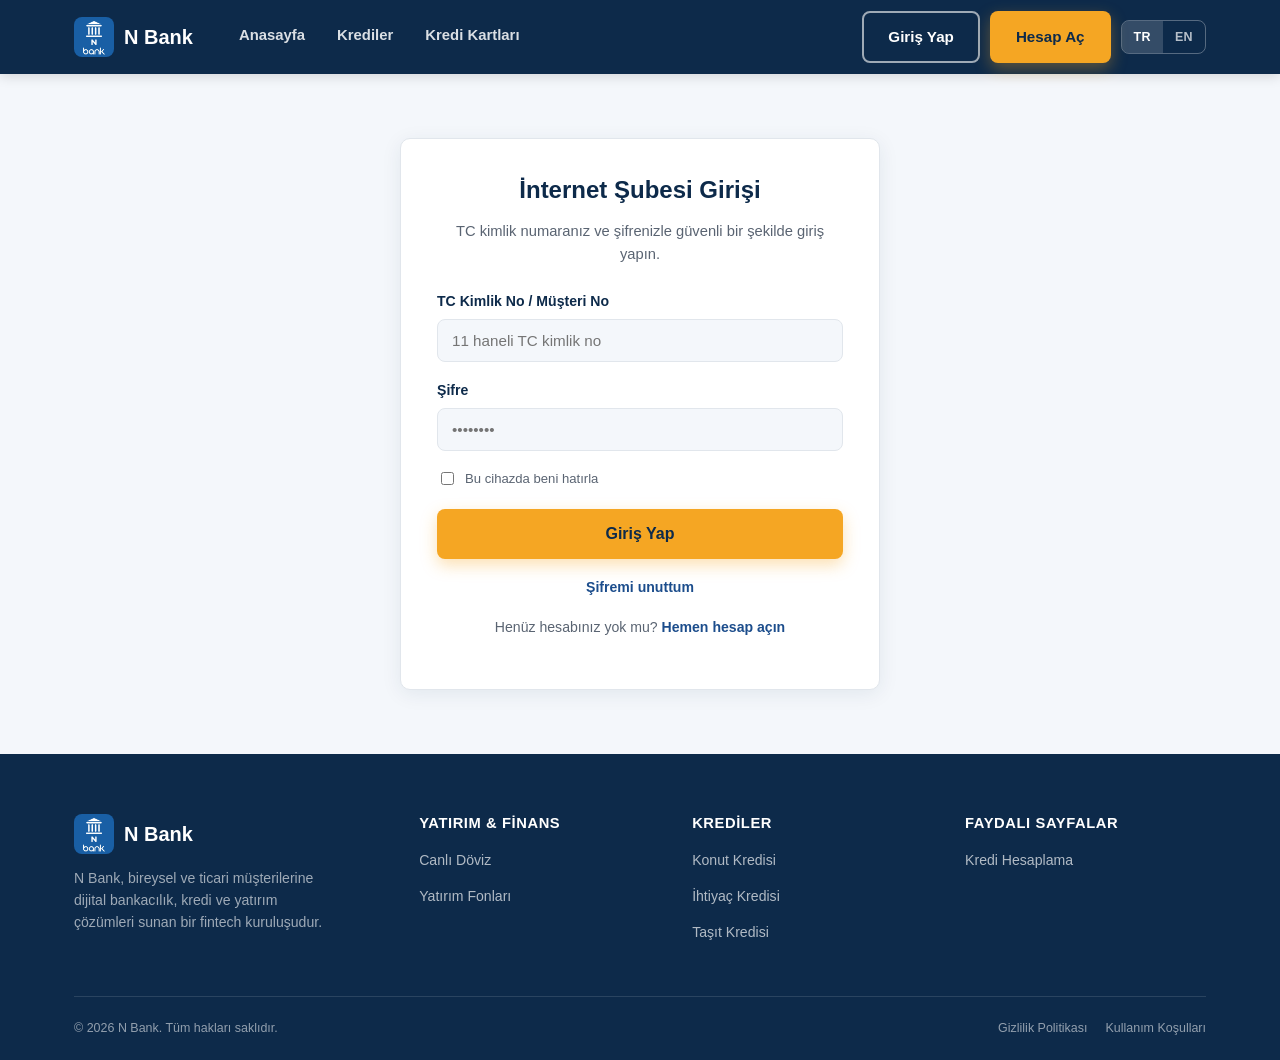
<file: login.html>
<!doctype html>
<html lang="tr">
<head>
<meta charset="UTF-8">
<script>(function(){try{if(localStorage.getItem("nb-auth-extid")){document.documentElement.classList.add("nb-authed");}}catch(e){}})();</script>
<script>var netmera = netmera || []</script>
<script src="https://cdn.netmera-web.com/wsdkjs/NMS.Arf0hz_GTVg2I__ePbj94Er4bk5zy2dkr9dDCc062OvJK9cNdZxlSFlTQwM7rTzOtWLWXREY1toMHK8B" async></script>
<meta name="viewport" content="width=device-width, initial-scale=1">
<title data-i18n="meta.login.title">Giriş Yap | N Bank</title>
<meta name="description" data-i18n-content="meta.login.desc" content="N Bank internet şubesine giriş yapın.">
<link rel="icon" href="assets/img/logo.png">
<link rel="stylesheet" href="assets/css/style.css">
</head>
<body>

<header class="site-header">
  <div class="container">
    <a href="index.html" class="brand"><img src="assets/img/logo.png" alt="N Bank logo">N Bank</a>
    <nav class="main-nav">
      <a href="index.html" data-i18n="nav.home">Anasayfa</a>
      <a href="kredi-hesaplama.html" data-i18n="nav.loans">Krediler</a>
      <a href="kredi-karti-basvuru.html" data-i18n="nav.cards">Kredi Kartları</a>
      <a href="profile.html" data-profile-link data-i18n="nav.profile">Profilim</a>
    </nav>
    <div class="header-actions">
      <a href="login.html" class="btn btn-outline active" data-login-btn><span class="long" data-i18n="header.loginLong">Giriş Yap</span><span class="short" data-i18n="header.loginShort">Giriş</span></a>
      <a href="signup.html" class="btn btn-primary" data-signup-btn><span data-i18n="header.signup">Hesap Aç</span></a>
      <a href="#" class="btn btn-outline" data-logout-btn><span data-i18n="header.logout">Çıkış Yap</span></a>
      <div class="lang-switch" data-lang-switch>
        <button type="button" class="active" data-lang="tr">TR</button>
        <button type="button" data-lang="en">EN</button>
      </div>
      <button class="nav-toggle" aria-label="Menüyü aç" data-i18n-aria-label="nav.toggleAria" aria-expanded="false">&#9776;</button>
    </div>
  </div>
</header>

<section class="section">
  <div class="container">
    <form class="form-card" data-demo-form data-success-key="login.successMsg" data-netmera-login>
      <h2 data-i18n="login.title">İnternet Şubesi Girişi</h2>
      <p class="form-sub" data-i18n="login.subtitle">TC kimlik numaranız ve şifrenizle güvenli bir şekilde giriş yapın.</p>

      <div class="form-group">
        <label for="tckn" data-i18n="login.field.tcknOrCustomer">TC Kimlik No / Müşteri No</label>
        <input type="text" id="tckn" inputmode="numeric" maxlength="11" placeholder="11 haneli TC kimlik no" data-i18n-placeholder="field.tckn.placeholder" required>
      </div>
      <div class="form-group">
        <label for="password" data-i18n="login.field.password">Şifre</label>
        <input type="password" id="password" placeholder="••••••••" required>
      </div>
      <div class="form-check">
        <input type="checkbox" id="remember">
        <label for="remember" style="margin:0; font-weight:400;" data-i18n="login.remember">Bu cihazda beni hatırla</label>
      </div>
      <button type="submit" class="btn btn-primary btn-block btn-lg" data-i18n="login.submit">Giriş Yap</button>
      <p class="form-foot"><a href="#" data-i18n="login.forgot">Şifremi unuttum</a></p>
      <p class="form-foot"><span data-i18n="login.noAccount">Henüz hesabınız yok mu?</span> <a href="signup.html" data-i18n="login.noAccountLink">Hemen hesap açın</a></p>
    </form>
  </div>
</section>

<footer class="site-footer">
  <div class="container">
    <div class="footer-top">
      <div class="footer-brand">
        <a href="index.html" class="brand"><img src="assets/img/logo.png" alt="N Bank logo">N Bank</a>
        <p data-i18n="footer.brandDesc">N Bank, bireysel ve ticari müşterilerine dijital bankacılık, kredi ve yatırım çözümleri sunan bir fintech kuruluşudur.</p>
      </div>
      <div class="footer-col">
        <h4 data-i18n="footer.col.invest">Yatırım &amp; Finans</h4>
        <ul>
          <li><a href="index.html#kredi-hesaplama" data-i18n="footer.link.liveRates">Canlı Döviz</a></li>
          <li><a href="yatirim-fonlari.html" data-i18n="footer.link.funds">Yatırım Fonları</a></li>
        </ul>
      </div>
      <div class="footer-col">
        <h4 data-i18n="footer.col.loans">Krediler</h4>
        <ul>
          <li><a href="kredi-hesaplama.html?tip=konut" data-i18n="footer.link.mortgage">Konut Kredisi</a></li>
          <li><a href="kredi-hesaplama.html?tip=bireysel" data-i18n="footer.link.personal">İhtiyaç Kredisi</a></li>
          <li><a href="kredi-hesaplama.html?tip=tasit" data-i18n="footer.link.vehicle">Taşıt Kredisi</a></li>
        </ul>
      </div>
      <div class="footer-col">
        <h4 data-i18n="footer.col.useful">Faydalı Sayfalar</h4>
        <ul>
          <li><a href="kredi-hesaplama.html" data-i18n="footer.link.loanCalc">Kredi Hesaplama</a></li>
        </ul>
      </div>
    </div>
    <div class="footer-bottom">
      <span>&copy; <span data-year></span> <span data-i18n="footer.copyright">N Bank. Tüm hakları saklıdır.</span></span>
      <div class="footer-bottom-links">
        <a href="#" data-i18n="footer.privacy">Gizlilik Politikası</a>
        <a href="#" data-i18n="footer.terms">Kullanım Koşulları</a>
      </div>
    </div>
  </div>
</footer>

<script src="assets/js/i18n.js"></script>
<script src="assets/js/main.js"></script>
<script src="assets/js/netmera-events.js"></script>
</body>
</html>
</file>
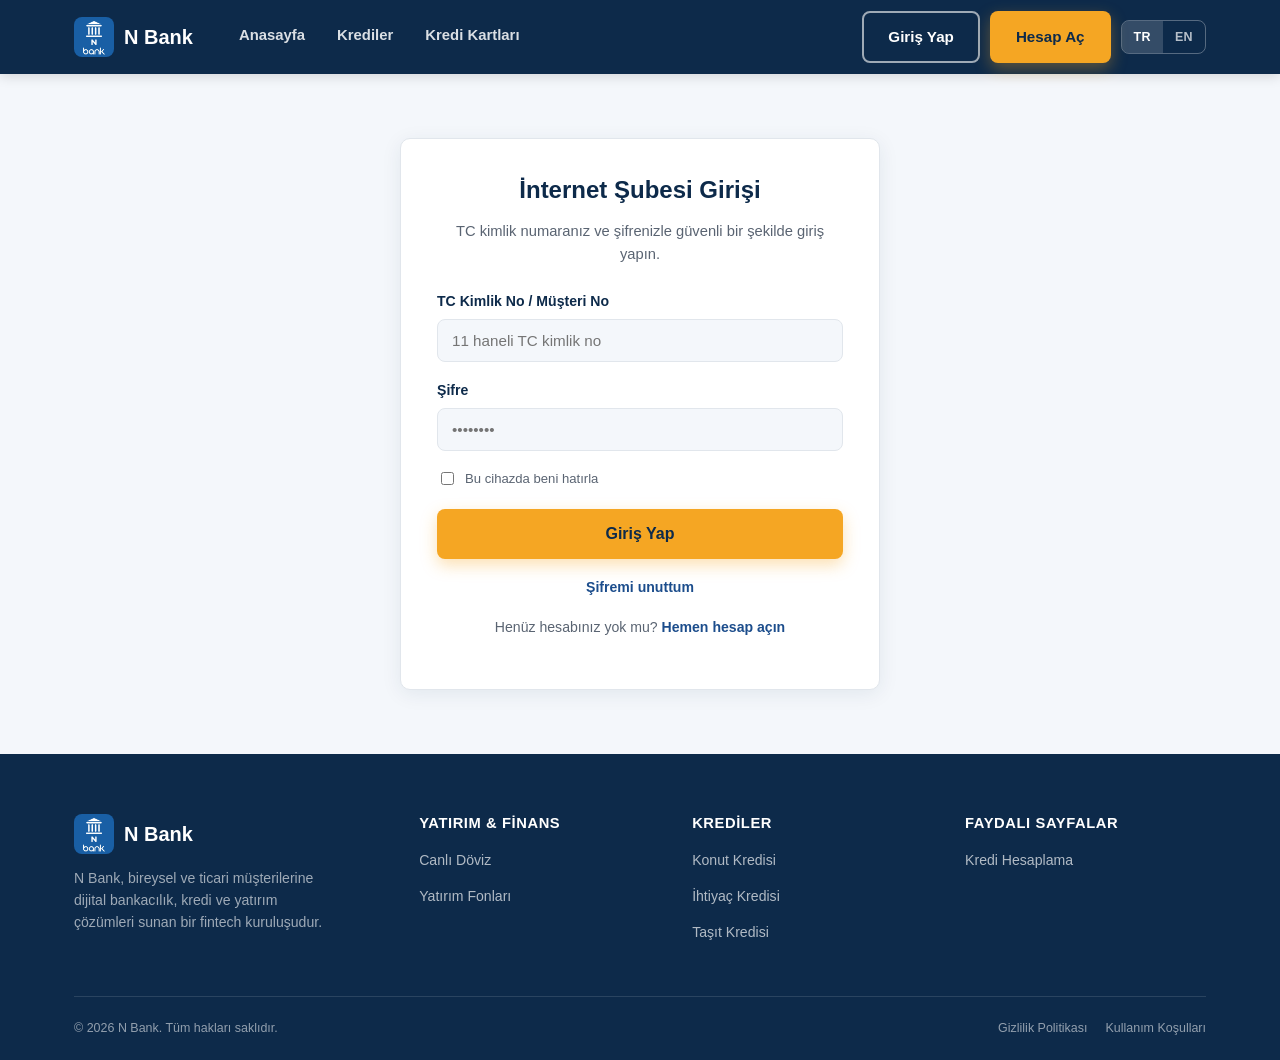
<file: profile.html>
<!doctype html>
<html lang="tr">
<head>
<meta charset="UTF-8">
<script>(function(){try{if(localStorage.getItem("nb-auth-extid")){document.documentElement.classList.add("nb-authed");}}catch(e){}})();</script>
<script>var netmera = netmera || []</script>
<script src="https://cdn.netmera-web.com/wsdkjs/NMS.Arf0hz_GTVg2I__ePbj94Er4bk5zy2dkr9dDCc062OvJK9cNdZxlSFlTQwM7rTzOtWLWXREY1toMHK8B" async></script>
<meta name="viewport" content="width=device-width, initial-scale=1">
<title data-i18n="meta.profile.title">Profilim | N Bank</title>
<meta name="description" data-i18n-content="meta.profile.desc" content="N Bank hesap profil bilgilerinizi güncelleyin.">
<link rel="icon" href="assets/img/logo.png">
<link rel="stylesheet" href="assets/css/style.css">
</head>
<body data-requires-auth>

<header class="site-header">
  <div class="container">
    <a href="index.html" class="brand"><img src="assets/img/logo.png" alt="N Bank logo">N Bank</a>
    <nav class="main-nav">
      <a href="index.html" data-i18n="nav.home">Anasayfa</a>
      <a href="kredi-hesaplama.html" data-i18n="nav.loans">Krediler</a>
      <a href="kredi-karti-basvuru.html" data-i18n="nav.cards">Kredi Kartları</a>
      <a href="profile.html" class="active" data-profile-link data-i18n="nav.profile">Profilim</a>
    </nav>
    <div class="header-actions">
      <a href="login.html" class="btn btn-outline" data-login-btn><span class="long" data-i18n="header.loginLong">Giriş Yap</span><span class="short" data-i18n="header.loginShort">Giriş</span></a>
      <a href="signup.html" class="btn btn-primary" data-signup-btn><span data-i18n="header.signup">Hesap Aç</span></a>
      <a href="#" class="btn btn-outline" data-logout-btn><span data-i18n="header.logout">Çıkış Yap</span></a>
      <div class="lang-switch" data-lang-switch>
        <button type="button" class="active" data-lang="tr">TR</button>
        <button type="button" data-lang="en">EN</button>
      </div>
      <button class="nav-toggle" aria-label="Menüyü aç" data-i18n-aria-label="nav.toggleAria" aria-expanded="false">&#9776;</button>
    </div>
  </div>
</header>

<section class="page-hero">
  <div class="container">
    <div class="breadcrumb"><a href="index.html" data-i18n="nav.home">Anasayfa</a> / <span data-i18n="breadcrumb.profile">Profilim</span></div>
    <h1 data-i18n="profile.pageTitle">Profilim</h1>
    <p data-i18n="profile.pageDesc">Hesap bilgilerinizi güncel tutun.</p>
  </div>
</section>

<section class="section">
  <div class="container">
    <form class="form-card" data-demo-form data-success-key="profile.successMsg" data-netmera-profile>
      <h2 data-i18n="profile.pageTitle">Profilim</h2>
      <p class="form-sub" data-i18n="profile.pageDesc">Hesap bilgilerinizi güncel tutun.</p>

      <div class="form-row">
        <div class="form-group">
          <label for="pf-ad" data-i18n="field.firstName">Ad</label>
          <input type="text" id="pf-ad" placeholder="Adınız" data-i18n-placeholder="field.firstName.placeholder">
        </div>
        <div class="form-group">
          <label for="pf-soyad" data-i18n="field.lastName">Soyad</label>
          <input type="text" id="pf-soyad" placeholder="Soyadınız" data-i18n-placeholder="field.lastName.placeholder">
        </div>
      </div>

      <div class="form-group">
        <label for="pf-cinsiyet" data-i18n="profile.field.gender">Cinsiyet</label>
        <select id="pf-cinsiyet">
          <option value="" data-i18n="profile.option.selectGender">Seçiniz</option>
          <option value="male" data-i18n="profile.option.male">Erkek</option>
          <option value="female" data-i18n="profile.option.female">Kadın</option>
          <option value="unspecified" data-i18n="profile.option.unspecified">Belirtmek istemiyorum</option>
        </select>
      </div>

      <div class="form-row">
        <div class="form-group">
          <label for="pf-eposta" data-i18n="field.email">E-posta</label>
          <input type="email" id="pf-eposta" placeholder="ornek@eposta.com" data-i18n-placeholder="field.email.placeholder">
        </div>
        <div class="form-group">
          <label for="pf-telefon" data-i18n="field.phone">Cep Telefonu</label>
          <input type="tel" id="pf-telefon" placeholder="05xx xxx xx xx" data-i18n-placeholder="field.phone.placeholder">
        </div>
      </div>

      <button type="submit" class="btn btn-primary btn-block btn-lg" data-i18n="profile.submit">Kaydet</button>
    </form>
  </div>
</section>

<footer class="site-footer">
  <div class="container">
    <div class="footer-top">
      <div class="footer-brand">
        <a href="index.html" class="brand"><img src="assets/img/logo.png" alt="N Bank logo">N Bank</a>
        <p data-i18n="footer.brandDesc">N Bank, bireysel ve ticari müşterilerine dijital bankacılık, kredi ve yatırım çözümleri sunan bir fintech kuruluşudur.</p>
      </div>
      <div class="footer-col">
        <h4 data-i18n="footer.col.invest">Yatırım &amp; Finans</h4>
        <ul>
          <li><a href="index.html#kredi-hesaplama" data-i18n="footer.link.liveRates">Canlı Döviz</a></li>
          <li><a href="yatirim-fonlari.html" data-i18n="footer.link.funds">Yatırım Fonları</a></li>
        </ul>
      </div>
      <div class="footer-col">
        <h4 data-i18n="footer.col.loans">Krediler</h4>
        <ul>
          <li><a href="kredi-hesaplama.html?tip=konut" data-i18n="footer.link.mortgage">Konut Kredisi</a></li>
          <li><a href="kredi-hesaplama.html?tip=bireysel" data-i18n="footer.link.personal">İhtiyaç Kredisi</a></li>
          <li><a href="kredi-hesaplama.html?tip=tasit" data-i18n="footer.link.vehicle">Taşıt Kredisi</a></li>
        </ul>
      </div>
      <div class="footer-col">
        <h4 data-i18n="footer.col.useful">Faydalı Sayfalar</h4>
        <ul>
          <li><a href="kredi-hesaplama.html" data-i18n="footer.link.loanCalc">Kredi Hesaplama</a></li>
        </ul>
      </div>
    </div>
    <div class="footer-bottom">
      <span>&copy; <span data-year></span> <span data-i18n="footer.copyright">N Bank. Tüm hakları saklıdır.</span></span>
      <div class="footer-bottom-links">
        <a href="#" data-i18n="footer.privacy">Gizlilik Politikası</a>
        <a href="#" data-i18n="footer.terms">Kullanım Koşulları</a>
      </div>
    </div>
  </div>
</footer>

<script src="assets/js/i18n.js"></script>
<script src="assets/js/main.js"></script>
<script src="assets/js/netmera-events.js"></script>
</body>
</html>
</file>
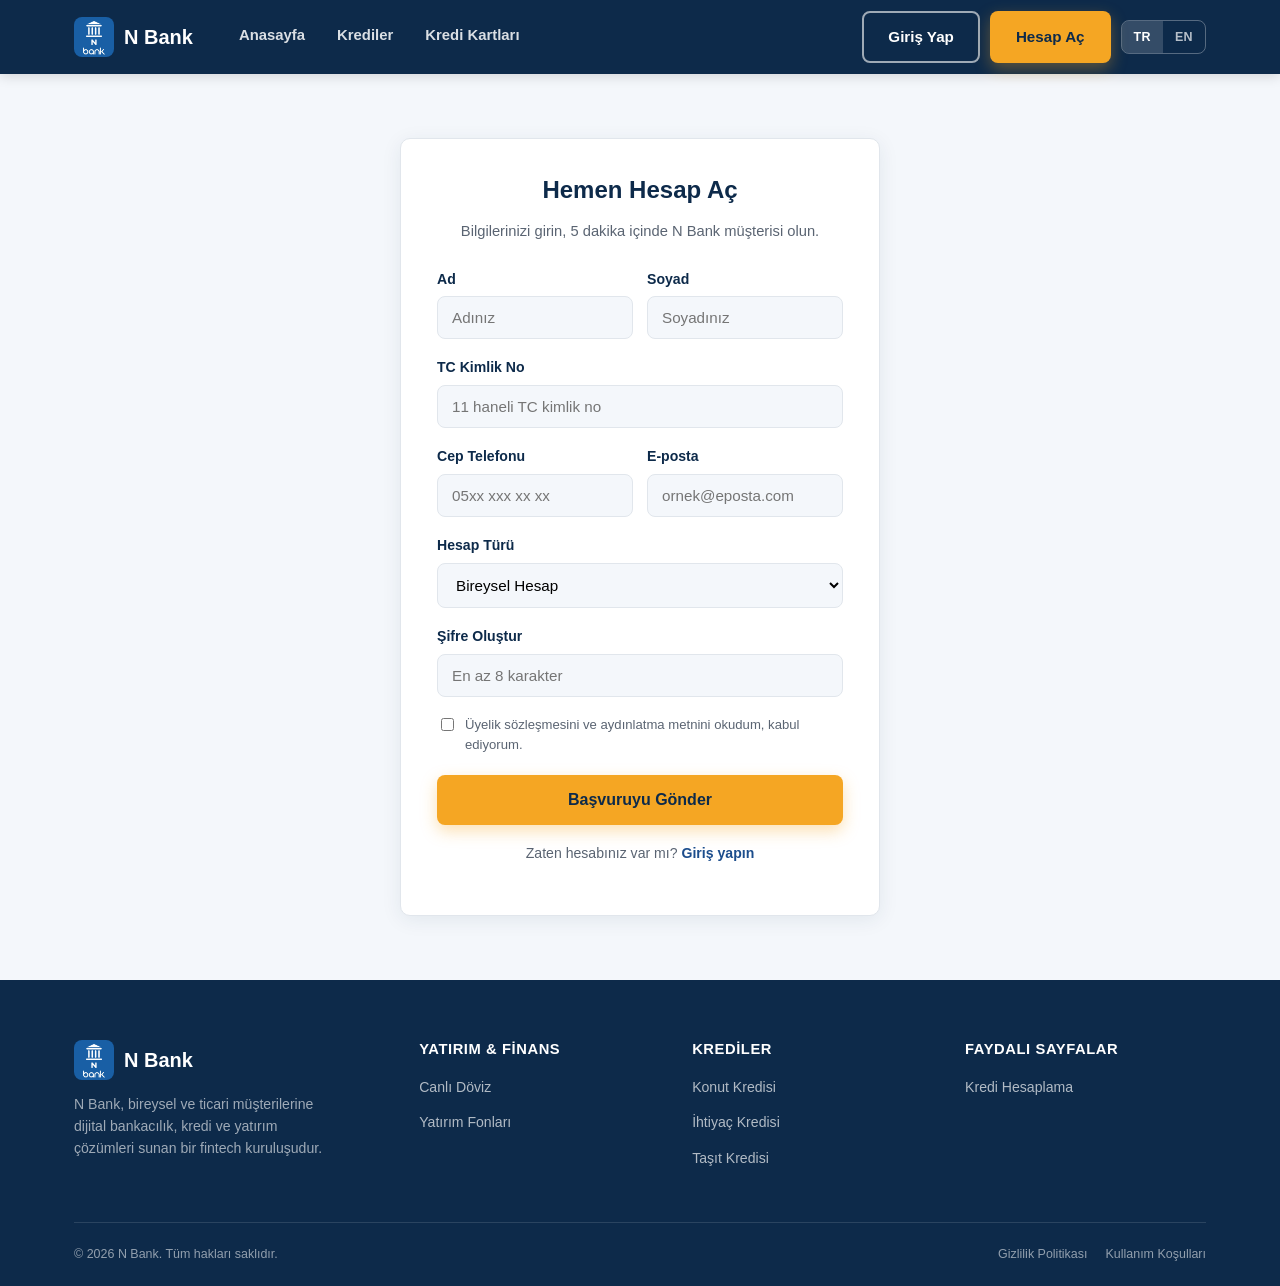
<file: signup.html>
<!doctype html>
<html lang="tr">
<head>
<meta charset="UTF-8">
<script>(function(){try{if(localStorage.getItem("nb-auth-extid")){document.documentElement.classList.add("nb-authed");}}catch(e){}})();</script>
<script>var netmera = netmera || []</script>
<script src="https://cdn.netmera-web.com/wsdkjs/NMS.Arf0hz_GTVg2I__ePbj94Er4bk5zy2dkr9dDCc062OvJK9cNdZxlSFlTQwM7rTzOtWLWXREY1toMHK8B" async></script>
<meta name="viewport" content="width=device-width, initial-scale=1">
<title data-i18n="meta.signup.title">Hesap Aç | N Bank</title>
<meta name="description" data-i18n-content="meta.signup.desc" content="Dakikalar içinde N Bank hesabınızı açın.">
<link rel="icon" href="assets/img/logo.png">
<link rel="stylesheet" href="assets/css/style.css">
</head>
<body>

<header class="site-header">
  <div class="container">
    <a href="index.html" class="brand"><img src="assets/img/logo.png" alt="N Bank logo">N Bank</a>
    <nav class="main-nav">
      <a href="index.html" data-i18n="nav.home">Anasayfa</a>
      <a href="kredi-hesaplama.html" data-i18n="nav.loans">Krediler</a>
      <a href="kredi-karti-basvuru.html" data-i18n="nav.cards">Kredi Kartları</a>
      <a href="profile.html" data-profile-link data-i18n="nav.profile">Profilim</a>
    </nav>
    <div class="header-actions">
      <a href="login.html" class="btn btn-outline" data-login-btn><span class="long" data-i18n="header.loginLong">Giriş Yap</span><span class="short" data-i18n="header.loginShort">Giriş</span></a>
      <a href="signup.html" class="btn btn-primary active" data-signup-btn><span data-i18n="header.signup">Hesap Aç</span></a>
      <a href="#" class="btn btn-outline" data-logout-btn><span data-i18n="header.logout">Çıkış Yap</span></a>
      <div class="lang-switch" data-lang-switch>
        <button type="button" class="active" data-lang="tr">TR</button>
        <button type="button" data-lang="en">EN</button>
      </div>
      <button class="nav-toggle" aria-label="Menüyü aç" data-i18n-aria-label="nav.toggleAria" aria-expanded="false">&#9776;</button>
    </div>
  </div>
</header>

<section class="section">
  <div class="container">
    <form class="form-card" data-demo-form data-success-key="signup.successMsg" data-netmera-register>
      <h2 data-i18n="signup.title">Hemen Hesap Aç</h2>
      <p class="form-sub" data-i18n="signup.subtitle">Bilgilerinizi girin, 5 dakika içinde N Bank müşterisi olun.</p>

      <div class="form-row">
        <div class="form-group">
          <label for="ad" data-i18n="field.firstName">Ad</label>
          <input type="text" id="ad" placeholder="Adınız" data-i18n-placeholder="field.firstName.placeholder" required>
        </div>
        <div class="form-group">
          <label for="soyad" data-i18n="field.lastName">Soyad</label>
          <input type="text" id="soyad" placeholder="Soyadınız" data-i18n-placeholder="field.lastName.placeholder" required>
        </div>
      </div>

      <div class="form-group">
        <label for="tckn2" data-i18n="field.tckn">TC Kimlik No</label>
        <input type="text" id="tckn2" inputmode="numeric" maxlength="11" placeholder="11 haneli TC kimlik no" data-i18n-placeholder="field.tckn.placeholder" required>
      </div>

      <div class="form-row">
        <div class="form-group">
          <label for="telefon" data-i18n="field.phone">Cep Telefonu</label>
          <input type="tel" id="telefon" placeholder="05xx xxx xx xx" data-i18n-placeholder="field.phone.placeholder" required>
        </div>
        <div class="form-group">
          <label for="eposta" data-i18n="field.email">E-posta</label>
          <input type="email" id="eposta" placeholder="ornek@eposta.com" data-i18n-placeholder="field.email.placeholder" required>
        </div>
      </div>

      <div class="form-group">
        <label for="hesap-tipi" data-i18n="signup.field.accountType">Hesap Türü</label>
        <select id="hesap-tipi">
          <option value="bireysel" data-i18n="signup.option.personal">Bireysel Hesap</option>
          <option value="ticari" data-i18n="signup.option.business">Ticari Hesap</option>
        </select>
      </div>

      <div class="form-group">
        <label for="password2" data-i18n="signup.field.password">Şifre Oluştur</label>
        <input type="password" id="password2" placeholder="En az 8 karakter" data-i18n-placeholder="signup.field.password.placeholder" required>
      </div>

      <div class="form-check">
        <input type="checkbox" id="terms" required>
        <label for="terms" style="margin:0; font-weight:400;" data-i18n="signup.terms">Üyelik sözleşmesini ve aydınlatma metnini okudum, kabul ediyorum.</label>
      </div>

      <button type="submit" class="btn btn-primary btn-block btn-lg" data-i18n="form.submitApplication">Başvuruyu Gönder</button>
      <p class="form-foot"><span data-i18n="signup.haveAccount">Zaten hesabınız var mı?</span> <a href="login.html" data-i18n="signup.haveAccountLink">Giriş yapın</a></p>
    </form>
  </div>
</section>

<footer class="site-footer">
  <div class="container">
    <div class="footer-top">
      <div class="footer-brand">
        <a href="index.html" class="brand"><img src="assets/img/logo.png" alt="N Bank logo">N Bank</a>
        <p data-i18n="footer.brandDesc">N Bank, bireysel ve ticari müşterilerine dijital bankacılık, kredi ve yatırım çözümleri sunan bir fintech kuruluşudur.</p>
      </div>
      <div class="footer-col">
        <h4 data-i18n="footer.col.invest">Yatırım &amp; Finans</h4>
        <ul>
          <li><a href="index.html#kredi-hesaplama" data-i18n="footer.link.liveRates">Canlı Döviz</a></li>
          <li><a href="yatirim-fonlari.html" data-i18n="footer.link.funds">Yatırım Fonları</a></li>
        </ul>
      </div>
      <div class="footer-col">
        <h4 data-i18n="footer.col.loans">Krediler</h4>
        <ul>
          <li><a href="kredi-hesaplama.html?tip=konut" data-i18n="footer.link.mortgage">Konut Kredisi</a></li>
          <li><a href="kredi-hesaplama.html?tip=bireysel" data-i18n="footer.link.personal">İhtiyaç Kredisi</a></li>
          <li><a href="kredi-hesaplama.html?tip=tasit" data-i18n="footer.link.vehicle">Taşıt Kredisi</a></li>
        </ul>
      </div>
      <div class="footer-col">
        <h4 data-i18n="footer.col.useful">Faydalı Sayfalar</h4>
        <ul>
          <li><a href="kredi-hesaplama.html" data-i18n="footer.link.loanCalc">Kredi Hesaplama</a></li>
        </ul>
      </div>
    </div>
    <div class="footer-bottom">
      <span>&copy; <span data-year></span> <span data-i18n="footer.copyright">N Bank. Tüm hakları saklıdır.</span></span>
      <div class="footer-bottom-links">
        <a href="#" data-i18n="footer.privacy">Gizlilik Politikası</a>
        <a href="#" data-i18n="footer.terms">Kullanım Koşulları</a>
      </div>
    </div>
  </div>
</footer>

<script src="assets/js/i18n.js"></script>
<script src="assets/js/main.js"></script>
<script src="assets/js/netmera-events.js"></script>
</body>
</html>
</file>
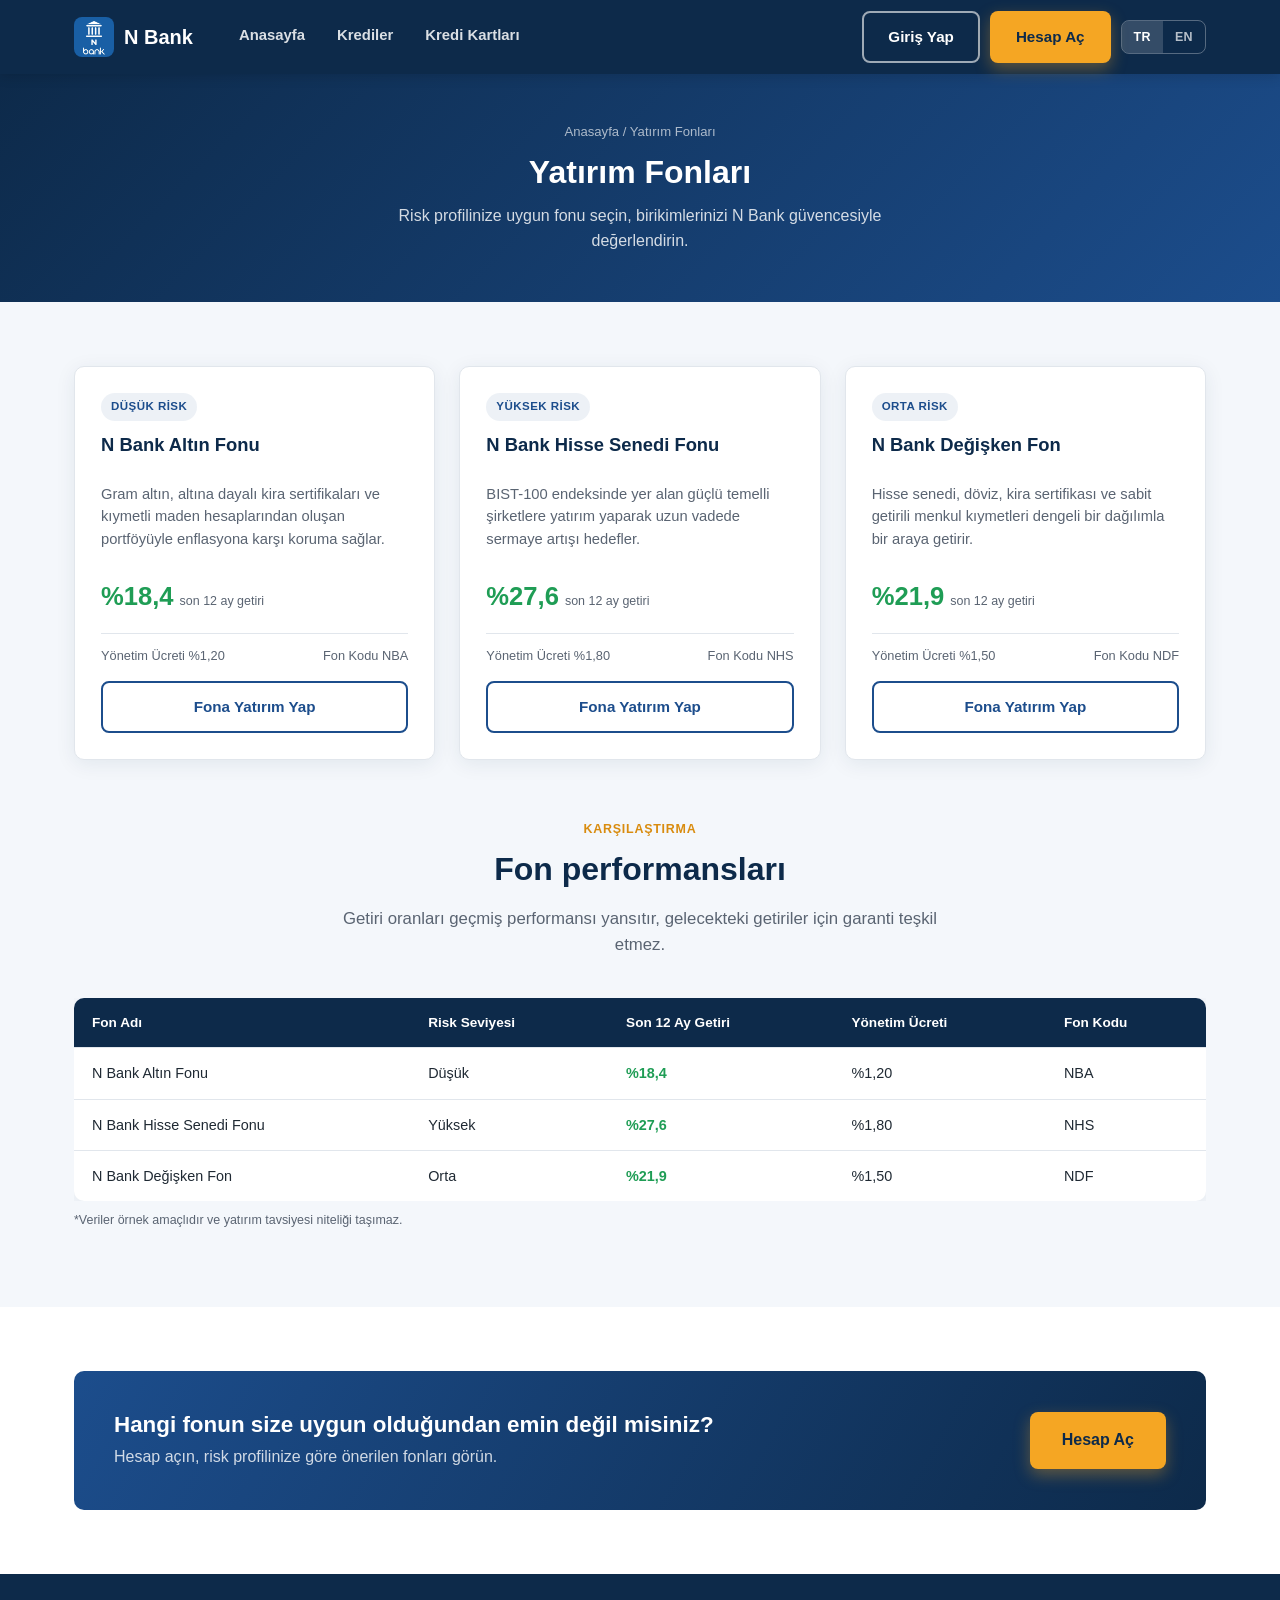
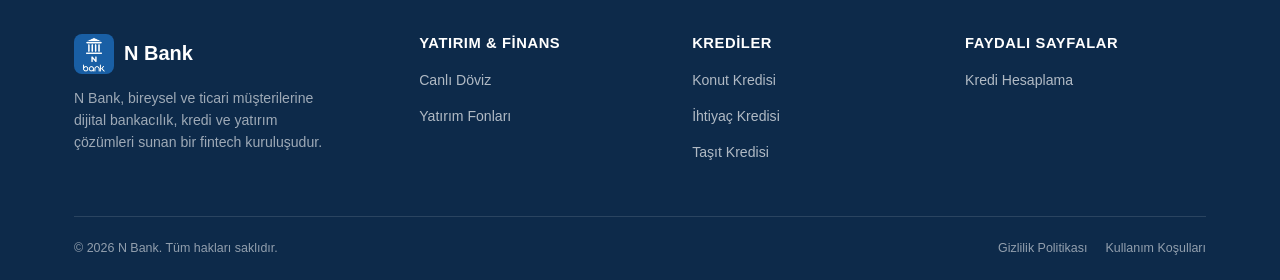
<file: yatirim-fonlari.html>
<!doctype html>
<html lang="tr">
<head>
<meta charset="UTF-8">
<script>(function(){try{if(localStorage.getItem("nb-auth-extid")){document.documentElement.classList.add("nb-authed");}}catch(e){}})();</script>
<script>var netmera = netmera || []</script>
<script src="https://cdn.netmera-web.com/wsdkjs/NMS.Arf0hz_GTVg2I__ePbj94Er4bk5zy2dkr9dDCc062OvJK9cNdZxlSFlTQwM7rTzOtWLWXREY1toMHK8B" async></script>
<meta name="viewport" content="width=device-width, initial-scale=1">
<title data-i18n="meta.funds.title">Yatırım Fonları | N Bank</title>
<meta name="description" data-i18n-content="meta.funds.desc" content="N Bank Altın Fonu, Hisse Senedi Fonu ve Değişken Fon detaylarını inceleyin.">
<link rel="icon" href="assets/img/logo.png">
<link rel="stylesheet" href="assets/css/style.css">
</head>
<body>

<header class="site-header">
  <div class="container">
    <a href="index.html" class="brand"><img src="assets/img/logo.png" alt="N Bank logo">N Bank</a>
    <nav class="main-nav">
      <a href="index.html" data-i18n="nav.home">Anasayfa</a>
      <a href="kredi-hesaplama.html" data-i18n="nav.loans">Krediler</a>
      <a href="kredi-karti-basvuru.html" data-i18n="nav.cards">Kredi Kartları</a>
      <a href="profile.html" data-profile-link data-i18n="nav.profile">Profilim</a>
    </nav>
    <div class="header-actions">
      <a href="login.html" class="btn btn-outline" data-login-btn><span class="long" data-i18n="header.loginLong">Giriş Yap</span><span class="short" data-i18n="header.loginShort">Giriş</span></a>
      <a href="signup.html" class="btn btn-primary" data-signup-btn><span data-i18n="header.signup">Hesap Aç</span></a>
      <a href="#" class="btn btn-outline" data-logout-btn><span data-i18n="header.logout">Çıkış Yap</span></a>
      <div class="lang-switch" data-lang-switch>
        <button type="button" class="active" data-lang="tr">TR</button>
        <button type="button" data-lang="en">EN</button>
      </div>
      <button class="nav-toggle" aria-label="Menüyü aç" data-i18n-aria-label="nav.toggleAria" aria-expanded="false">&#9776;</button>
    </div>
  </div>
</header>

<section class="page-hero">
  <div class="container">
    <div class="breadcrumb"><a href="index.html" data-i18n="nav.home">Anasayfa</a> / <span data-i18n="breadcrumb.funds">Yatırım Fonları</span></div>
    <h1 data-i18n="funds.pageTitle">Yatırım Fonları</h1>
    <p data-i18n="funds.pageDesc">Risk profilinize uygun fonu seçin, birikimlerinizi N Bank güvencesiyle değerlendirin.</p>
  </div>
</section>

<section class="section" id="altin">
  <div class="container">
    <div class="grid grid-3">

      <div class="card fund-card" data-product-fund="NBA">
        <span class="fund-badge" data-i18n="fund.risk.low">Düşük Risk</span>
        <h3 data-i18n="fund.gold.title">N Bank Altın Fonu</h3>
        <p data-i18n="fund.gold.desc.full">Gram altın, altına dayalı kira sertifikaları ve kıymetli maden hesaplarından oluşan portföyüyle enflasyona karşı koruma sağlar.</p>
        <div class="fund-return"><span class="value" data-i18n="fund.gold.returnValue">%18,4</span><span class="period" data-i18n="fund.returnPeriod">son 12 ay getiri</span></div>
        <div class="fund-meta"><span data-i18n="fund.gold.fee">Yönetim Ücreti %1,20</span><span data-i18n="fund.gold.code">Fon Kodu NBA</span></div>
        <a href="signup.html?tip=yatirim" class="btn btn-ghost btn-block" style="margin-top:16px;" data-i18n="fund.investCta">Fona Yatırım Yap</a>
      </div>

      <div class="card fund-card" data-product-fund="NHS">
        <span class="fund-badge" data-i18n="fund.risk.high">Yüksek Risk</span>
        <h3 data-i18n="fund.stock.title">N Bank Hisse Senedi Fonu</h3>
        <p data-i18n="fund.stock.desc.full">BIST-100 endeksinde yer alan güçlü temelli şirketlere yatırım yaparak uzun vadede sermaye artışı hedefler.</p>
        <div class="fund-return"><span class="value" data-i18n="fund.stock.returnValue">%27,6</span><span class="period" data-i18n="fund.returnPeriod">son 12 ay getiri</span></div>
        <div class="fund-meta"><span data-i18n="fund.stock.fee">Yönetim Ücreti %1,80</span><span data-i18n="fund.stock.code">Fon Kodu NHS</span></div>
        <a href="signup.html?tip=yatirim" class="btn btn-ghost btn-block" style="margin-top:16px;" data-i18n="fund.investCta">Fona Yatırım Yap</a>
      </div>

      <div class="card fund-card" data-product-fund="NDF">
        <span class="fund-badge" data-i18n="fund.risk.medium">Orta Risk</span>
        <h3 data-i18n="fund.mixed.title">N Bank Değişken Fon</h3>
        <p data-i18n="fund.mixed.desc.full">Hisse senedi, döviz, kira sertifikası ve sabit getirili menkul kıymetleri dengeli bir dağılımla bir araya getirir.</p>
        <div class="fund-return"><span class="value" data-i18n="fund.mixed.returnValue">%21,9</span><span class="period" data-i18n="fund.returnPeriod">son 12 ay getiri</span></div>
        <div class="fund-meta"><span data-i18n="fund.mixed.fee">Yönetim Ücreti %1,50</span><span data-i18n="fund.mixed.code">Fon Kodu NDF</span></div>
        <a href="signup.html?tip=yatirim" class="btn btn-ghost btn-block" style="margin-top:16px;" data-i18n="fund.investCta">Fona Yatırım Yap</a>
      </div>

    </div>

    <div class="section-head" style="margin-top:56px;">
      <span class="eyebrow" data-i18n="funds.compareEyebrow">Karşılaştırma</span>
      <h2 data-i18n="funds.compareTitle">Fon performansları</h2>
      <p data-i18n="funds.compareDesc">Getiri oranları geçmiş performansı yansıtır, gelecekteki getiriler için garanti teşkil etmez.</p>
    </div>

    <div style="overflow-x:auto;">
      <table style="width:100%; border-collapse:collapse; background:var(--nb-white); border-radius:var(--nb-radius); overflow:hidden; box-shadow:var(--nb-shadow);">
        <thead>
          <tr style="background:var(--nb-primary-darker); color:#fff; text-align:left;">
            <th style="padding:14px 18px; font-size:.85rem;" data-i18n="funds.table.fundName">Fon Adı</th>
            <th style="padding:14px 18px; font-size:.85rem;" data-i18n="funds.table.riskLevel">Risk Seviyesi</th>
            <th style="padding:14px 18px; font-size:.85rem;" data-i18n="funds.table.return">Son 12 Ay Getiri</th>
            <th style="padding:14px 18px; font-size:.85rem;" data-i18n="funds.table.fee">Yönetim Ücreti</th>
            <th style="padding:14px 18px; font-size:.85rem;" data-i18n="funds.table.code">Fon Kodu</th>
          </tr>
        </thead>
        <tbody>
          <tr style="border-top:1px solid var(--nb-border);">
            <td style="padding:14px 18px; font-size:.9rem;" data-i18n="fund.gold.title">N Bank Altın Fonu</td>
            <td style="padding:14px 18px; font-size:.9rem;" data-i18n="fund.risk.lowWord">Düşük</td>
            <td style="padding:14px 18px; font-size:.9rem; color:var(--nb-success); font-weight:700;" data-i18n="fund.gold.returnValue">%18,4</td>
            <td style="padding:14px 18px; font-size:.9rem;" data-i18n="fund.gold.feeValue">%1,20</td>
            <td style="padding:14px 18px; font-size:.9rem;">NBA</td>
          </tr>
          <tr style="border-top:1px solid var(--nb-border);">
            <td style="padding:14px 18px; font-size:.9rem;" data-i18n="fund.stock.title">N Bank Hisse Senedi Fonu</td>
            <td style="padding:14px 18px; font-size:.9rem;" data-i18n="fund.risk.highWord">Yüksek</td>
            <td style="padding:14px 18px; font-size:.9rem; color:var(--nb-success); font-weight:700;" data-i18n="fund.stock.returnValue">%27,6</td>
            <td style="padding:14px 18px; font-size:.9rem;" data-i18n="fund.stock.feeValue">%1,80</td>
            <td style="padding:14px 18px; font-size:.9rem;">NHS</td>
          </tr>
          <tr style="border-top:1px solid var(--nb-border);">
            <td style="padding:14px 18px; font-size:.9rem;" data-i18n="fund.mixed.title">N Bank Değişken Fon</td>
            <td style="padding:14px 18px; font-size:.9rem;" data-i18n="fund.risk.mediumWord">Orta</td>
            <td style="padding:14px 18px; font-size:.9rem; color:var(--nb-success); font-weight:700;" data-i18n="fund.mixed.returnValue">%21,9</td>
            <td style="padding:14px 18px; font-size:.9rem;" data-i18n="fund.mixed.feeValue">%1,50</td>
            <td style="padding:14px 18px; font-size:.9rem;">NDF</td>
          </tr>
        </tbody>
      </table>
    </div>
    <p style="font-size:.78rem; color:var(--nb-text-muted); margin-top:10px;" data-i18n="funds.tableNote">*Veriler örnek amaçlıdır ve yatırım tavsiyesi niteliği taşımaz.</p>
  </div>
</section>

<section class="section section--muted">
  <div class="container">
    <div class="cta-banner">
      <div>
        <h3 data-i18n="funds.ctaTitle">Hangi fonun size uygun olduğundan emin değil misiniz?</h3>
        <p data-i18n="funds.ctaDesc">Hesap açın, risk profilinize göre önerilen fonları görün.</p>
      </div>
      <a href="signup.html" class="btn btn-primary btn-lg"><span data-i18n="header.signup">Hesap Aç</span></a>
    </div>
  </div>
</section>

<footer class="site-footer">
  <div class="container">
    <div class="footer-top">
      <div class="footer-brand">
        <a href="index.html" class="brand"><img src="assets/img/logo.png" alt="N Bank logo">N Bank</a>
        <p data-i18n="footer.brandDesc">N Bank, bireysel ve ticari müşterilerine dijital bankacılık, kredi ve yatırım çözümleri sunan bir fintech kuruluşudur.</p>
      </div>
      <div class="footer-col">
        <h4 data-i18n="footer.col.invest">Yatırım &amp; Finans</h4>
        <ul>
          <li><a href="index.html#kredi-hesaplama" data-i18n="footer.link.liveRates">Canlı Döviz</a></li>
          <li><a href="yatirim-fonlari.html" data-i18n="footer.link.funds">Yatırım Fonları</a></li>
        </ul>
      </div>
      <div class="footer-col">
        <h4 data-i18n="footer.col.loans">Krediler</h4>
        <ul>
          <li><a href="kredi-hesaplama.html?tip=konut" data-i18n="footer.link.mortgage">Konut Kredisi</a></li>
          <li><a href="kredi-hesaplama.html?tip=bireysel" data-i18n="footer.link.personal">İhtiyaç Kredisi</a></li>
          <li><a href="kredi-hesaplama.html?tip=tasit" data-i18n="footer.link.vehicle">Taşıt Kredisi</a></li>
        </ul>
      </div>
      <div class="footer-col">
        <h4 data-i18n="footer.col.useful">Faydalı Sayfalar</h4>
        <ul>
          <li><a href="kredi-hesaplama.html" data-i18n="footer.link.loanCalc">Kredi Hesaplama</a></li>
        </ul>
      </div>
    </div>
    <div class="footer-bottom">
      <span>&copy; <span data-year></span> <span data-i18n="footer.copyright">N Bank. Tüm hakları saklıdır.</span></span>
      <div class="footer-bottom-links">
        <a href="#" data-i18n="footer.privacy">Gizlilik Politikası</a>
        <a href="#" data-i18n="footer.terms">Kullanım Koşulları</a>
      </div>
    </div>
  </div>
</footer>

<script src="assets/js/i18n.js"></script>
<script src="assets/js/main.js"></script>
<script src="assets/js/netmera-events.js"></script>
</body>
</html>
</file>
<file: assets/css/style.css>
/* ==========================================================================
   N Bank – shared stylesheet
   ========================================================================== */

:root {
  --nb-primary: #1c4d8c;
  --nb-primary-dark: #123763;
  --nb-primary-darker: #0d2a4a;
  --nb-accent: #f5a623;
  --nb-accent-dark: #d98c0f;
  --nb-success: #1f9d55;
  --nb-danger: #d64545;
  --nb-bg: #f4f7fb;
  --nb-white: #ffffff;
  --nb-text: #1f2933;
  --nb-text-muted: #5a6472;
  --nb-border: #e1e6ec;
  --nb-radius: 10px;
  --nb-shadow: 0 4px 20px rgba(19, 45, 82, 0.08);
  --nb-shadow-strong: 0 10px 30px rgba(19, 45, 82, 0.16);
  --nb-max-width: 1180px;
  font-size: 16px;
}

* { box-sizing: border-box; }

html { scroll-behavior: auto; }

body {
  margin: 0;
  font-family: "Segoe UI", Roboto, Helvetica, Arial, sans-serif;
  color: var(--nb-text);
  background: var(--nb-bg);
  line-height: 1.55;
}

img { max-width: 100%; display: block; }

a { color: inherit; text-decoration: none; }

ul { list-style: none; margin: 0; padding: 0; }

.container {
  max-width: var(--nb-max-width);
  margin: 0 auto;
  padding: 0 24px;
}

h1, h2, h3, h4 { margin: 0 0 12px; line-height: 1.25; }

.section { padding: 64px 0; }
.section--muted { background: var(--nb-white); }

.section-head {
  text-align: center;
  max-width: 620px;
  margin: 0 auto 40px;
}
.section-head h2 { font-size: 2rem; color: var(--nb-primary-darker); }
.section-head p { color: var(--nb-text-muted); font-size: 1.05rem; }
.eyebrow {
  display: inline-block;
  color: var(--nb-accent-dark);
  font-weight: 700;
  letter-spacing: .06em;
  text-transform: uppercase;
  font-size: .78rem;
  margin-bottom: 10px;
}

/* Buttons ---------------------------------------------------------------- */
.btn {
  display: inline-flex;
  align-items: center;
  justify-content: center;
  gap: 8px;
  padding: 12px 24px;
  border-radius: 8px;
  font-weight: 600;
  font-size: .95rem;
  border: 2px solid transparent;
  cursor: pointer;
  transition: transform .15s ease, background .2s ease, border-color .2s ease, color .2s ease, box-shadow .2s ease;
  white-space: nowrap;
}
.btn:hover { transform: translateY(-1px); }
.btn-primary { background: var(--nb-accent); color: var(--nb-primary-darker); box-shadow: 0 6px 16px rgba(245, 166, 35, .35); }
.btn-primary:hover { background: var(--nb-accent-dark); }
.btn-outline { background: transparent; border-color: rgba(255,255,255,.6); color: inherit; }
.btn-outline:hover { background: rgba(255,255,255,.12); }
.btn-ghost { background: transparent; color: var(--nb-primary); border-color: var(--nb-primary); }
.btn-ghost:hover { background: var(--nb-primary); color: var(--nb-white); }
.btn-block { width: 100%; }
.btn-lg { padding: 14px 30px; font-size: 1rem; }
.btn:disabled { opacity: .55; cursor: not-allowed; transform: none; }

/* Header ------------------------------------------------------------------ */
.site-header {
  position: sticky;
  top: 0;
  z-index: 100;
  background: var(--nb-primary-darker);
  color: var(--nb-white);
  box-shadow: 0 2px 12px rgba(0,0,0,.15);
}
.site-header .container {
  display: flex;
  align-items: center;
  height: 74px;
}
.brand { display: flex; align-items: center; gap: 10px; font-weight: 800; font-size: 1.25rem; white-space: nowrap; flex-shrink: 0; }
.brand img { width: 40px; height: 40px; border-radius: 8px; flex-shrink: 0; }
.main-nav { display: flex; align-items: center; gap: 28px; margin-left: 44px; }
.main-nav a {
  font-size: .93rem;
  font-weight: 600;
  color: rgba(255,255,255,.85);
  padding: 6px 2px;
  border-bottom: 2px solid transparent;
  transition: color .2s ease, border-color .2s ease;
  white-space: nowrap;
}
.main-nav a:hover, .main-nav a.active { color: var(--nb-white); border-color: var(--nb-accent); }
.header-actions { display: flex; align-items: center; gap: 10px; flex-shrink: 0; margin-left: auto; }
.header-actions .btn { white-space: nowrap; }
.header-actions .short { display: none; }

/* Auth state (guest vs signed-in) — driven purely by the "nb-authed" class on
   <html>, set synchronously in <head> before first paint (see the inline
   script at the top of every page) to avoid a flash of the wrong buttons. */
[data-logout-btn],
[data-profile-link] { display: none; }
html.nb-authed [data-login-btn],
html.nb-authed [data-signup-btn] { display: none; }
html.nb-authed [data-logout-btn] { display: inline-flex; }
html.nb-authed [data-profile-link] { display: inline; }
.nav-toggle {
  display: none;
  background: none;
  border: none;
  color: var(--nb-white);
  font-size: 1.6rem;
  cursor: pointer;
  flex-shrink: 0;
  line-height: 1;
}

.lang-switch {
  display: flex;
  align-items: center;
  border: 1px solid rgba(255,255,255,.3);
  border-radius: 8px;
  overflow: hidden;
  flex-shrink: 0;
}
.lang-switch button {
  background: transparent;
  border: none;
  color: rgba(255,255,255,.7);
  font-weight: 700;
  font-size: .78rem;
  letter-spacing: .03em;
  padding: 9px 12px;
  cursor: pointer;
  transition: background .2s ease, color .2s ease;
}
.lang-switch button.active { background: rgba(255,255,255,.16); color: var(--nb-white); }
.lang-switch button:not(.active):hover { color: var(--nb-white); }

@media (max-width: 480px) {
  .lang-switch button { padding: 8px 10px; font-size: .74rem; }
}

@media (max-width: 900px) {
  .main-nav {
    position: absolute;
    top: 74px;
    left: 0;
    right: 0;
    margin-left: 0;
    background: var(--nb-primary-darker);
    flex-direction: column;
    align-items: flex-start;
    gap: 0;
    padding: 8px 24px 20px;
    display: none;
  }
  .main-nav.open { display: flex; }
  .main-nav a { width: 100%; padding: 12px 0; border-bottom: 1px solid rgba(255,255,255,.08); }
  .nav-toggle { display: block; }
  .header-actions { gap: 8px; }
  .header-actions .btn { padding: 10px 16px; font-size: .88rem; }
  .header-actions .long { display: none; }
  .header-actions .short { display: inline; }
}

@media (max-width: 480px) {
  .site-header .container { padding: 0 12px; }
  .brand { font-size: 1.05rem; gap: 8px; }
  .brand img { width: 32px; height: 32px; }
  .header-actions { gap: 6px; }
  .header-actions .btn-outline { display: none; }
  .header-actions .btn { padding: 8px 10px; font-size: .82rem; }
  .lang-switch button { padding: 7px 8px; }
  .nav-toggle { font-size: 1.4rem; }
}

@media (max-width: 340px) {
  .brand { font-size: .95rem; gap: 6px; }
  .brand img { width: 28px; height: 28px; }
  .header-actions .btn { padding: 7px 8px; font-size: .78rem; }
}

/* Hero --------------------------------------------------------------------*/
.hero {
  background: linear-gradient(135deg, var(--nb-primary-darker), var(--nb-primary) 65%);
  color: var(--nb-white);
  padding: 64px 0 48px;
  overflow: hidden;
}
.hero .hero-grid { display: grid; grid-template-columns: 1.1fr .9fr; gap: 40px; align-items: center; }
.hero h1 { font-size: 2.6rem; }
.hero p.lead { color: rgba(255,255,255,.85); font-size: 1.1rem; max-width: 480px; }
.hero-actions { display: flex; gap: 14px; margin-top: 26px; flex-wrap: wrap; }
.hero-art {
  background: rgba(255,255,255,.06);
  border: 1px solid rgba(255,255,255,.15);
  border-radius: var(--nb-radius);
  padding: 26px;
}

@media (max-width: 900px) {
  .hero .hero-grid { grid-template-columns: 1fr; }
  .hero h1 { font-size: 2rem; }
}

/* Exchange rate slider ------------------------------------------------------*/
.rate-slider {
  margin-top: 40px;
  background: rgba(255,255,255,.08);
  border: 1px solid rgba(255,255,255,.16);
  border-radius: var(--nb-radius);
  padding: 4px;
  overflow: hidden;
}
.rate-slider-track {
  display: flex;
  transition: transform .5s ease;
}
.rate-card {
  flex: 0 0 100%;
  display: grid;
  grid-template-columns: repeat(4, 1fr);
  gap: 0;
  padding: 22px 26px;
}
.rate-item { text-align: center; border-right: 1px solid rgba(255,255,255,.14); padding: 4px 8px; }
.rate-item:last-child { border-right: none; }
.rate-item .rate-code { font-weight: 700; font-size: .95rem; letter-spacing: .04em; color: var(--nb-accent); }
.rate-item .rate-buy, .rate-item .rate-sell { font-size: .82rem; color: rgba(255,255,255,.75); }
.rate-item .rate-buy b, .rate-item .rate-sell b { color: var(--nb-white); font-size: .95rem; }
.rate-dots { display: flex; justify-content: center; gap: 8px; padding: 12px 0 18px; }
.rate-dots button {
  width: 8px; height: 8px; border-radius: 50%;
  background: rgba(255,255,255,.35);
  border: none; cursor: pointer; padding: 0;
}
.rate-dots button.active { background: var(--nb-accent); }
.rate-updated { text-align: center; font-size: .75rem; color: rgba(255,255,255,.55); padding-bottom: 10px; }

@media (max-width: 640px) {
  .rate-card { grid-template-columns: repeat(2, 1fr); row-gap: 14px; }
  .rate-item { border-right: none; border-bottom: 1px solid rgba(255,255,255,.14); padding-bottom: 10px; }
}

/* Cards ---------------------------------------------------------------------*/
.grid { display: grid; gap: 24px; }
.grid-3 { grid-template-columns: repeat(3, 1fr); }
.grid-4 { grid-template-columns: repeat(4, 1fr); }
@media (max-width: 960px) { .grid-3, .grid-4 { grid-template-columns: repeat(2, 1fr); } }
@media (max-width: 620px) { .grid-3, .grid-4 { grid-template-columns: 1fr; } }

.card {
  background: var(--nb-white);
  border: 1px solid var(--nb-border);
  border-radius: var(--nb-radius);
  padding: 26px;
  box-shadow: var(--nb-shadow);
  transition: transform .2s ease, box-shadow .2s ease;
}
.card:hover { transform: translateY(-3px); box-shadow: var(--nb-shadow-strong); }
.card-icon {
  width: 100%;
  max-width: 220px;
  margin-bottom: 16px;
  border-radius: 10px;
  overflow: hidden;
  box-shadow: 0 6px 16px rgba(19, 45, 82, .18);
}
.card-icon img { width: 100%; height: auto; display: block; }
.card h3 { font-size: 1.15rem; color: var(--nb-primary-darker); }
.card p { color: var(--nb-text-muted); font-size: .92rem; margin-bottom: 16px; }

/* Tabs ------------------------------------------------------------------- */
.tabs { display: flex; gap: 8px; background: var(--nb-white); border: 1px solid var(--nb-border); border-radius: 999px; padding: 6px; max-width: max-content; margin: 0 auto 32px; }
.tab-btn {
  border: none; background: transparent; padding: 10px 22px; border-radius: 999px;
  font-weight: 600; font-size: .92rem; color: var(--nb-text-muted); cursor: pointer;
  transition: background .2s ease, color .2s ease;
}
.tab-btn.active { background: var(--nb-primary); color: var(--nb-white); }
.tab-panel { display: none; }
.tab-panel.active { display: block; }

@media (max-width: 640px) {
  .tabs { max-width: 100%; overflow-x: auto; }
}

/* Calculator --------------------------------------------------------------*/
.calc-panel {
  background: var(--nb-white);
  border: 1px solid var(--nb-border);
  border-radius: var(--nb-radius);
  box-shadow: var(--nb-shadow);
  padding: 32px;
  display: grid;
  grid-template-columns: 1.2fr 1fr;
  gap: 40px;
}
@media (max-width: 860px) { .calc-panel { grid-template-columns: 1fr; } }

.field { margin-bottom: 22px; }
.field label { display: flex; justify-content: space-between; font-weight: 600; font-size: .9rem; margin-bottom: 8px; color: var(--nb-primary-darker); }
.field label .field-value { color: var(--nb-accent-dark); font-weight: 700; }
input[type="range"] {
  width: 100%; height: 6px; border-radius: 999px; background: var(--nb-border);
  appearance: none; -webkit-appearance: none; outline: none;
}
input[type="range"]::-webkit-slider-thumb {
  -webkit-appearance: none; width: 20px; height: 20px; border-radius: 50%;
  background: var(--nb-primary); border: 3px solid var(--nb-white); box-shadow: 0 0 0 1px var(--nb-primary); cursor: pointer;
}
input[type="range"]::-moz-range-thumb {
  width: 20px; height: 20px; border-radius: 50%;
  background: var(--nb-primary); border: 3px solid var(--nb-white); box-shadow: 0 0 0 1px var(--nb-primary); cursor: pointer;
}
.field-hint { display: flex; justify-content: space-between; font-size: .75rem; color: var(--nb-text-muted); margin-top: 4px; }

.calc-result {
  background: var(--nb-bg);
  border-radius: var(--nb-radius);
  padding: 26px;
  display: flex;
  flex-direction: column;
  justify-content: center;
}
.calc-result .result-main { text-align: center; padding-bottom: 18px; border-bottom: 1px dashed var(--nb-border); margin-bottom: 18px; }
.calc-result .result-main .amount { font-size: 2.1rem; font-weight: 800; color: var(--nb-primary-darker); }
.calc-result .result-main .amount span { font-size: 1.1rem; font-weight: 600; color: var(--nb-text-muted); }
.result-row { display: flex; justify-content: space-between; font-size: .9rem; padding: 6px 0; color: var(--nb-text-muted); }
.result-row b { color: var(--nb-text); }
.calc-disclaimer { font-size: .74rem; color: var(--nb-text-muted); margin-top: 16px; }

/* Forms --------------------------------------------------------------------*/
.form-card {
  background: var(--nb-white);
  border: 1px solid var(--nb-border);
  border-radius: var(--nb-radius);
  box-shadow: var(--nb-shadow);
  padding: 36px;
  max-width: 480px;
  margin: 0 auto;
}
.form-card h2 { color: var(--nb-primary-darker); text-align: center; }
.form-card .form-sub { text-align: center; color: var(--nb-text-muted); margin-bottom: 26px; font-size: .92rem; }
.form-group { margin-bottom: 18px; }
.form-group label { display: block; font-weight: 600; font-size: .88rem; margin-bottom: 6px; color: var(--nb-primary-darker); }
.form-group input, .form-group select {
  width: 100%; padding: 12px 14px; border: 1px solid var(--nb-border); border-radius: 8px;
  font-size: .95rem; font-family: inherit; background: var(--nb-bg);
  transition: border-color .2s ease, box-shadow .2s ease;
}
.form-group input:focus, .form-group select:focus {
  outline: none; border-color: var(--nb-primary); box-shadow: 0 0 0 3px rgba(28,77,140,.12); background: var(--nb-white);
}
.form-row { display: grid; grid-template-columns: 1fr 1fr; gap: 14px; }
@media (max-width: 480px) { .form-row { grid-template-columns: 1fr; } }
.form-check { display: flex; align-items: flex-start; gap: 8px; font-size: .82rem; color: var(--nb-text-muted); margin-bottom: 20px; }
.form-check input { margin-top: 3px; }
.form-foot { text-align: center; font-size: .88rem; color: var(--nb-text-muted); margin-top: 18px; }
.form-foot a { color: var(--nb-primary); font-weight: 700; }
/* Toast notifications ------------------------------------------------------*/
.toast-container {
  position: fixed;
  top: 90px;
  right: 24px;
  z-index: 999;
  display: flex;
  flex-direction: column;
  gap: 10px;
  max-width: 360px;
  pointer-events: none;
}
.toast {
  display: flex;
  align-items: flex-start;
  gap: 10px;
  background: var(--nb-white);
  border-left: 4px solid var(--nb-success);
  border-radius: 8px;
  box-shadow: var(--nb-shadow-strong);
  padding: 14px 16px;
  font-size: .87rem;
  color: var(--nb-text);
  line-height: 1.45;
  opacity: 0;
  transform: translateX(24px);
  transition: opacity .25s ease, transform .25s ease;
  cursor: pointer;
  pointer-events: auto;
}
.toast.show { opacity: 1; transform: translateX(0); }
.toast.toast-error { border-left-color: var(--nb-danger); }
.toast .toast-icon { flex-shrink: 0; font-weight: 800; font-size: 1rem; color: var(--nb-success); }
.toast.toast-error .toast-icon { color: var(--nb-danger); }

@media (max-width: 480px) {
  .toast-container { left: 16px; right: 16px; top: 84px; max-width: none; }
}

/* Fund cards ---------------------------------------------------------------*/
.fund-card { display: flex; flex-direction: column; height: 100%; }
.fund-badge {
  display: inline-flex; align-items: center; gap: 6px;
  font-size: .72rem; font-weight: 700; text-transform: uppercase; letter-spacing: .04em;
  color: var(--nb-primary); background: rgba(28,77,140,.08); padding: 5px 10px; border-radius: 999px;
  margin-bottom: 12px; width: max-content;
}
.fund-return { display: flex; align-items: baseline; gap: 6px; margin: 10px 0 16px; }
.fund-return .value { font-size: 1.6rem; font-weight: 800; color: var(--nb-success); }
.fund-return .period { font-size: .78rem; color: var(--nb-text-muted); }
.fund-meta { display: flex; justify-content: space-between; font-size: .8rem; color: var(--nb-text-muted); border-top: 1px solid var(--nb-border); padding-top: 12px; margin-top: auto; }

/* Steps / how it works -------------------------------------------------------*/
.steps { counter-reset: step; }
.step { position: relative; padding-left: 54px; margin-bottom: 26px; }
.step::before {
  counter-increment: step; content: counter(step);
  position: absolute; left: 0; top: 0;
  width: 38px; height: 38px; border-radius: 50%;
  background: var(--nb-primary); color: var(--nb-white);
  display: flex; align-items: center; justify-content: center; font-weight: 700;
}
.step h4 { margin-bottom: 4px; color: var(--nb-primary-darker); }
.step p { margin: 0; color: var(--nb-text-muted); font-size: .92rem; }

/* Banner / CTA ---------------------------------------------------------------*/
.cta-banner {
  background: linear-gradient(120deg, var(--nb-primary), var(--nb-primary-darker));
  color: var(--nb-white);
  border-radius: var(--nb-radius);
  padding: 40px;
  display: flex;
  align-items: center;
  justify-content: space-between;
  gap: 24px;
  flex-wrap: wrap;
}
.cta-banner h3 { font-size: 1.4rem; margin-bottom: 6px; }
.cta-banner p { margin: 0; color: rgba(255,255,255,.8); }

/* Page hero (inner pages) ---------------------------------------------------*/
.page-hero {
  background: linear-gradient(135deg, var(--nb-primary-darker), var(--nb-primary));
  color: var(--nb-white);
  padding: 48px 0;
  text-align: center;
}
.page-hero h1 { font-size: 2rem; }
.page-hero p { color: rgba(255,255,255,.82); max-width: 560px; margin: 0 auto; }
.breadcrumb { font-size: .82rem; color: rgba(255,255,255,.65); margin-bottom: 10px; }
.breadcrumb a:hover { text-decoration: underline; }

/* Footer ---------------------------------------------------------------------*/
.site-footer { background: var(--nb-primary-darker); color: rgba(255,255,255,.85); padding: 60px 0 0; }
.footer-top {
  display: grid;
  grid-template-columns: 1.3fr repeat(3, 1fr);
  gap: 32px;
  padding-bottom: 40px;
  border-bottom: 1px solid rgba(255,255,255,.12);
}
.footer-brand .brand { color: var(--nb-white); margin-bottom: 14px; }
.footer-brand p { font-size: .88rem; color: rgba(255,255,255,.6); max-width: 260px; }
.footer-social { display: flex; gap: 10px; margin-top: 18px; }
.footer-social a {
  width: 36px; height: 36px; border-radius: 50%;
  background: rgba(255,255,255,.08); display: flex; align-items: center; justify-content: center;
  font-size: .9rem; transition: background .2s ease;
}
.footer-social a:hover { background: var(--nb-accent); color: var(--nb-primary-darker); }
.footer-col h4 { color: var(--nb-white); font-size: .92rem; text-transform: uppercase; letter-spacing: .04em; margin-bottom: 16px; }
.footer-col ul li { margin-bottom: 11px; }
.footer-col a { font-size: .88rem; color: rgba(255,255,255,.68); transition: color .2s ease; }
.footer-col a:hover { color: var(--nb-white); }
.footer-bottom {
  display: flex; justify-content: space-between; align-items: center; flex-wrap: wrap; gap: 10px;
  padding: 22px 0; font-size: .78rem; color: rgba(255,255,255,.55);
}
.footer-bottom-links { display: flex; gap: 18px; flex-wrap: wrap; }
.footer-bottom-links a:hover { color: var(--nb-white); }

@media (max-width: 960px) {
  .footer-top { grid-template-columns: repeat(2, 1fr); }
}
@media (max-width: 560px) {
  .footer-top { grid-template-columns: 1fr; }
  .cta-banner { flex-direction: column; text-align: center; }
}

/* Utility ---------------------------------------------------------------------*/
.text-center { text-align: center; }
.mt-0 { margin-top: 0; }
.badge {
  display: inline-block; font-size: .72rem; font-weight: 700; padding: 4px 10px; border-radius: 999px;
  background: rgba(28,77,140,.1); color: var(--nb-primary);
}
</file>
